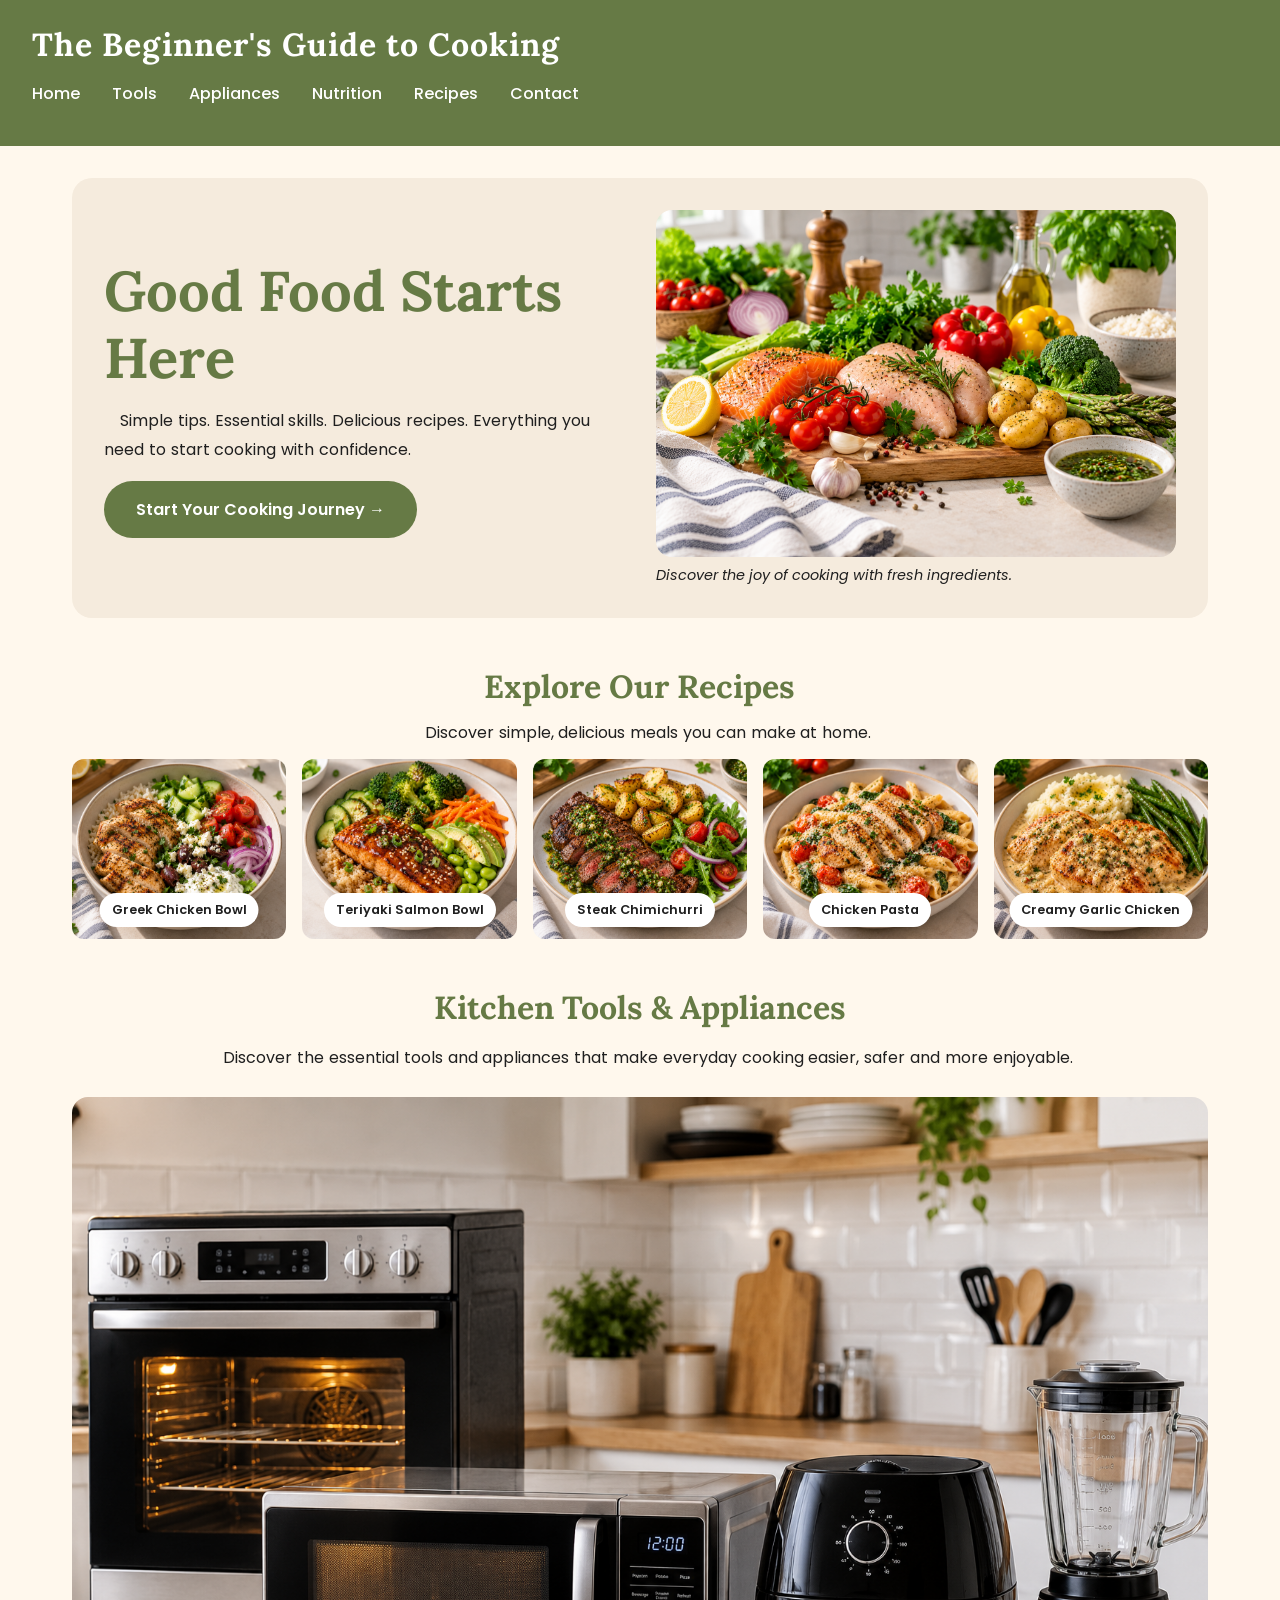
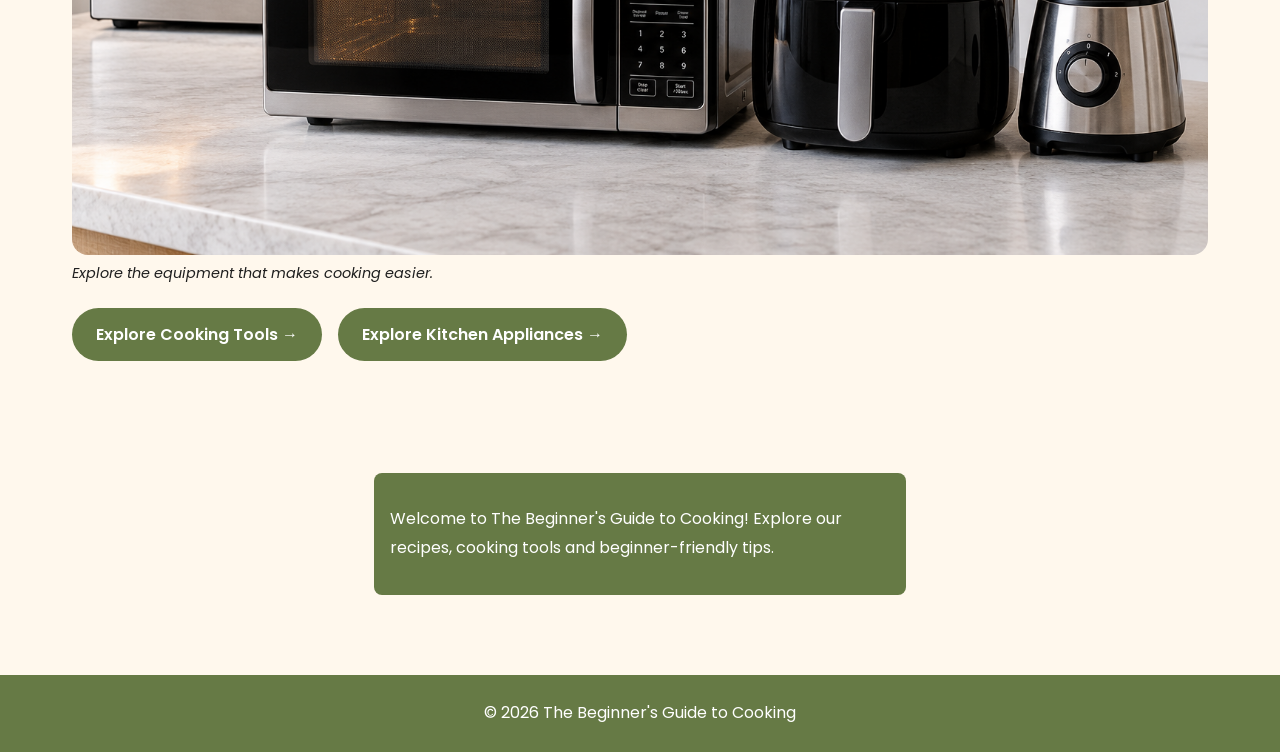
<file: assessment2324 (2)/index.html>
<!DOCTYPE html>
<html lang="en">

<head>
	<meta charset="UTF-8">
	<meta name="viewport" content="width=device-width, initial-scale=1.0">
	<meta name="author" content="Christabel Agyeiwaa">
	<meta name="description" content="A beginner-friendly guide to cooking, kitchen tools, appliances, nutrition and simple recipes.">
	<meta name="keywords" content="cooking, beginners, recipes, nutrition, kitchen">

	<title>The Beginner's Guide to Cooking</title>

	<link rel="stylesheet" type="text/css" href="css/style.css">
	<link rel="icon" type="image/png" href="img/cooking-logo.png">
</head>

<body>
	<header>
		<h1>The Beginner's Guide to Cooking</h1>

		<nav>
			<ul>
				<li><a href="index.html">Home</a></li>
				<li><a href="tools.html">Tools</a></li>
				<li><a href="appliances.html">Appliances</a></li>
				<li><a href="nutrition.html">Nutrition</a></li>
				<li><a href="recipes.html">Recipes</a></li>
				<li><a href="contact.html">Contact</a></li>
			</ul>
		</nav>
	</header>

	<main>
    <section class="home-hero">

        <article class="hero-text">
            <h2>Good Food Starts Here</h2>

            <p>
                Simple tips. Essential skills. Delicious recipes.
                Everything you need to start cooking with confidence.
            </p>

            <a href="tools.html" class="hero-button">
                Start Your Cooking Journey &rarr;
            </a>
        </article>

        <figure>
            <img src="img/home-hero.png"
                 alt="Fresh ingredients including vegetables, chicken, salmon and herbs"
                 title="Welcome to The Beginner's Guide to Cooking">

            <figcaption>
                Discover the joy of cooking with fresh ingredients.
            </figcaption>
        </figure>

    </section>

    <section class="home-recipes">
        <h2>Explore Our Recipes</h2>
        <p>Discover simple, delicious meals you can make at home.</p>

		<article class="recipe-card">
    <a href="recipes.html">
        <figure>
            <img src="img/greek-chicken-bowl.png"
                 alt="Greek chicken bowl with vegetables, feta and tzatziki"
                 title="Greek Chicken Bowl">

            <figcaption>Greek Chicken Bowl</figcaption>
        </figure>
    </a>
</article>
	<article class="recipe-card">
    <a href="recipes.html">
        <figure>
            <img src="img/teriyaki-salmon-bowl.png"
                 alt="Teriyaki salmon bowl with rice and vegetables"
                 title="Teriyaki Salmon Bowl">

            <figcaption>Teriyaki Salmon Bowl</figcaption>
        </figure>
    </a>
</article>
<article class="recipe-card">
    <a href="recipes.html">
        <figure>
            <img src="img/steak-chimichurri.png"
                 alt="Steak served with chimichurri sauce"
                 title="Steak Chimichurri">

            <figcaption>Steak Chimichurri</figcaption>
        </figure>
    </a>
</article>
<article class="recipe-card">
    <a href="recipes.html">
        <figure>
            <img src="img/chicken-pasta.png"
                 alt="Chicken pasta with a creamy sauce"
                 title="Chicken Pasta">

            <figcaption>Chicken Pasta</figcaption>
        </figure>
    </a>
</article>
<article class="recipe-card">
    <a href="recipes.html">
        <figure>
            <img src="img/creamy-garlic-chicken.png"
                 alt="Creamy garlic chicken served with vegetables"
                 title="Creamy Garlic Chicken">

            <figcaption>Creamy Garlic Chicken</figcaption>
        </figure>
    </a>
</article>
    </section>
<section class="home-kitchen">
    <h2>Kitchen Tools &amp; Appliances</h2>

    <p>
        Discover the essential tools and appliances that make
        everyday cooking easier, safer and more enjoyable.
    </p>
	<figure>
    <img
        src="img/kitchen-appliances.png"
        alt="Kitchen appliances used for everyday cooking"
        title="Essential kitchen appliances"
    >
    <figcaption>
        Explore the equipment that makes cooking easier.
    </figcaption>
</figure>
<nav class="kitchen-links" aria-label="Explore kitchen equipment">
    <a href="tools.html">Explore Cooking Tools &rarr;</a>
    <a href="appliances.html">Explore Kitchen Appliances &rarr;</a>
</nav>
</section>
    
</main>
<aside class="cookie-message">
    <p>
        Welcome to The Beginner's Guide to Cooking!
        Explore our recipes, cooking tools and beginner-friendly tips.
    </p>
</aside
>
<footer>
		<p>&copy; 2026 The Beginner's Guide to Cooking</p>
	</footer>

</body>
</html>
</file>
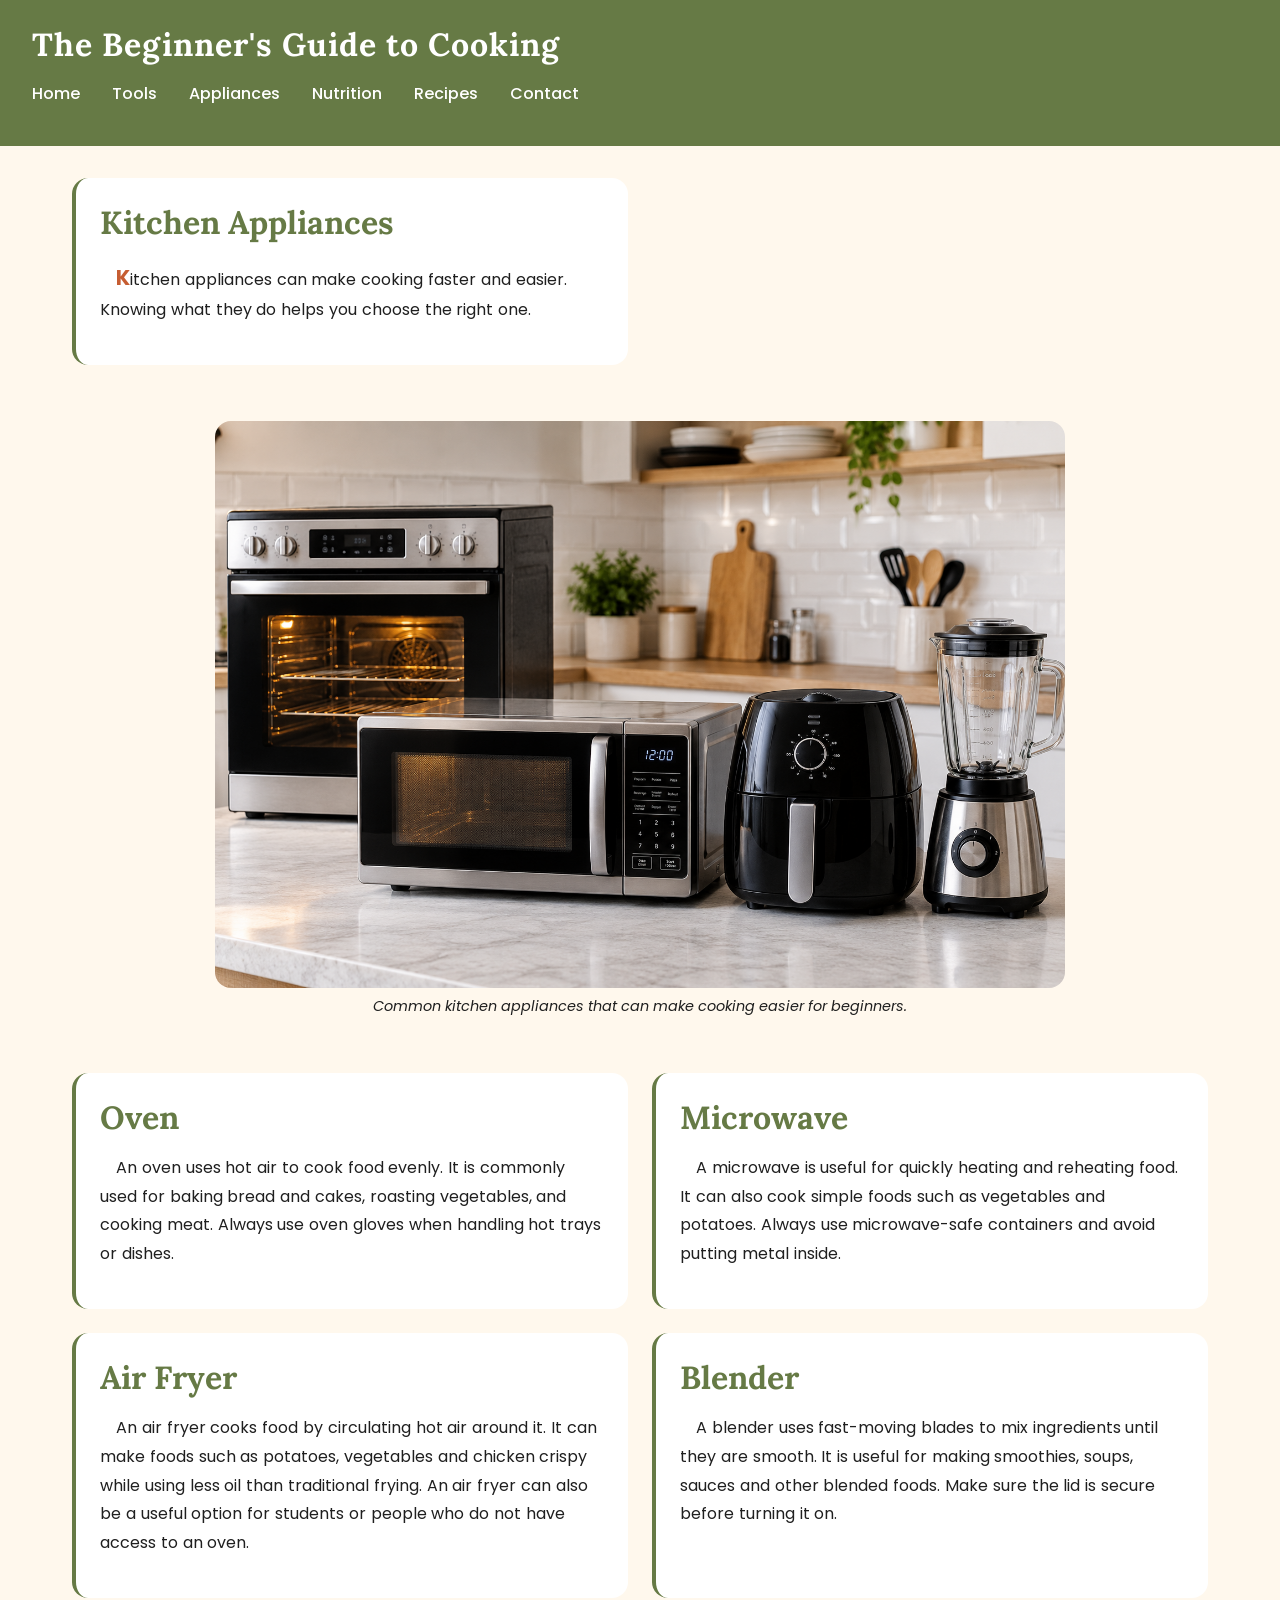
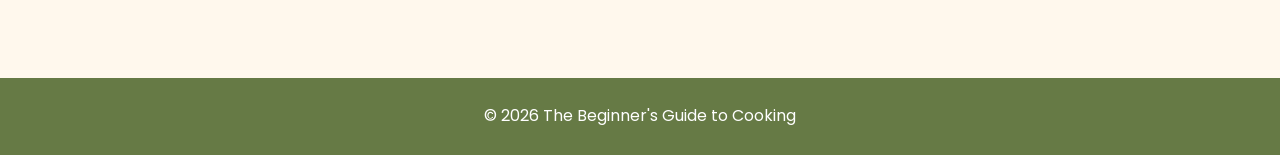
<file: assessment2324 (2)/appliances.html>
<!DOCTYPE html>
<html lang="en">

<head>
	<meta charset="UTF-8">
	<meta name="viewport" content="width=device-width, initial-scale=1.0">
	<meta name="author" content="Christabel Agyeiwaa">
	<meta name="description" content="Learn how common kitchen appliances work and how beginners can use them safely and effectively.">
    <meta name="keywords" content="cooking, beginners, appliances, airfryer, blender">

	<title>Kitchen Appliances| The Beginner's Guide to Cooking</title>

	<link rel="stylesheet" type="text/css" href="css/style.css">
	<link rel="icon" type="image/png" href="img/cooking-logo.png">
</head>

<body>

</body>
<header>
	<h1>The Beginner's Guide to Cooking</h1>

	<nav>
		<ul>
			<li><a href="index.html">Home</a></li>
			<li><a href="tools.html">Tools</a></li>
			<li><a href="appliances.html">Appliances</a></li>
			<li><a href="nutrition.html">Nutrition</a></li>
			<li><a href="recipes.html">Recipes</a></li>
			<li><a href="contact.html">Contact</a></li>
		</ul>
	</nav>
</header>
<main class="appliances-page appliances-grid">
	<section>
	<h2>Kitchen Appliances</h2>

	<p>
		Kitchen appliances can make cooking faster and easier.
		Knowing what they do helps you choose the right one.
	</p>
</section>
<figure>
	<img src="img/kitchen-appliances.png"
		alt="Common kitchen appliances used for preparing food"
		title="Kitchen Appliances">

	<figcaption>
		Common kitchen appliances that can make cooking easier for beginners.
	</figcaption>
</figure>

    <section>
	<h2>Oven</h2>
    <p> 
     An oven uses hot air to cook food evenly. It is commonly used for baking bread and cakes, 
     roasting vegetables, and cooking meat. Always use oven gloves when handling hot trays or dishes.
	</p>

</section>
<section>
	<h2>Microwave</h2>

	<p>
        A microwave is useful for quickly heating and reheating food. It can also cook simple 
        foods such as vegetables and potatoes. Always use microwave-safe containers and avoid 
        putting metal inside.
	</p>
</section>
<section>
	<h2>Air Fryer</h2>

	<p>
		An air fryer cooks food by circulating hot air around it. It can make foods such as potatoes,
         vegetables and chicken crispy while using less oil than traditional frying.
		An air fryer can also be a useful option for students or people
		who do not have access to an oven.
	</p>
</section>
<section>
    <h2>Blender</h2>

    <p>
        A blender uses fast-moving blades to mix ingredients until they are smooth.
         It is useful for making smoothies, soups, sauces and other blended foods. 
         Make sure the lid is secure before turning it on.
    </p>        
</section>
</main>
</main>

<footer>
	<p>&copy; 2026 The Beginner's Guide to Cooking</p>
</footer>

</body>
</html>
</file>
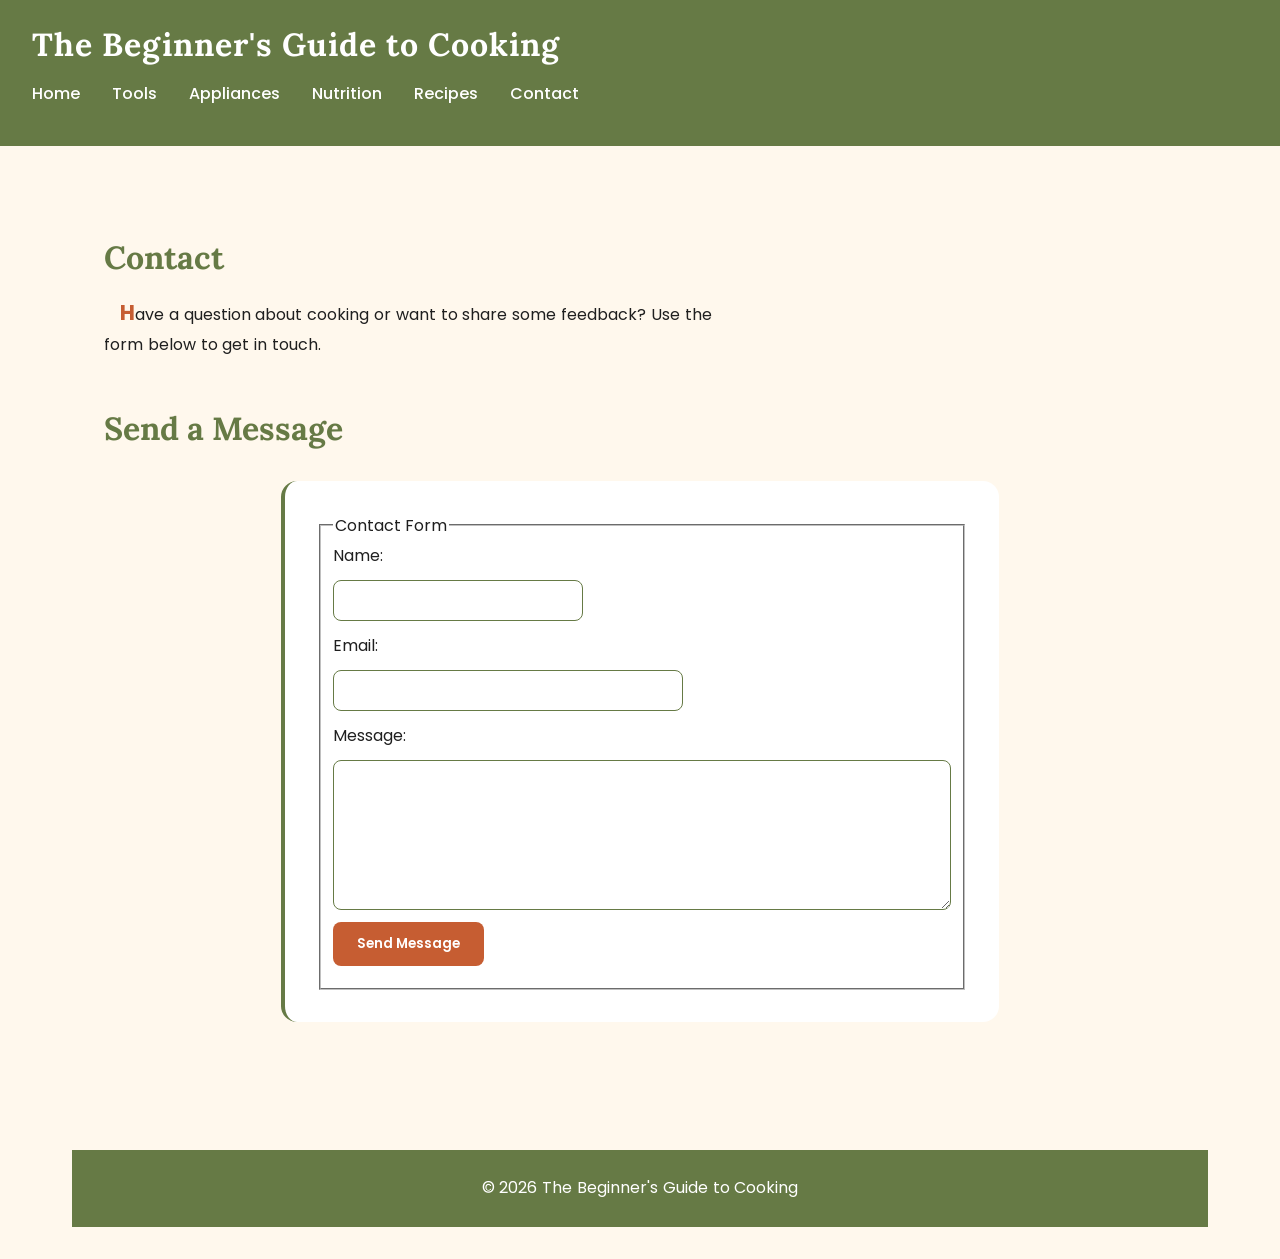
<file: assessment2324 (2)/contact.html>
<!DOCTYPE html>
<html lang="en">

<head>
	<meta charset="UTF-8">
	<meta name="viewport" content="width=device-width, initial-scale=1.0">
	<meta name="author" content="Christabel Agyeiwaa">
    <meta name="description" content="Contact The Beginner's Guide to Cooking to ask questions, share feedback or get in touch.">
    <meta name="keywords" content="cooking, beginners, contact, questions, feedback">

<title>Contact | The Beginner's Guide to Cooking</title>

	<link rel="stylesheet" type="text/css" href="css/style.css">
	<link rel="icon" type="image/png" href="img/cooking-logo.png">
</head>

<body>

</body>
<header>
	<h1>The Beginner's Guide to Cooking</h1>

	<nav>
		<ul>
			<li><a href="index.html">Home</a></li>
			<li><a href="tools.html">Tools</a></li>
			<li><a href="appliances.html">Appliances</a></li>
			<li><a href="nutrition.html">Nutrition</a></li>
			<li><a href="recipes.html">Recipes</a></li>
			<li><a href="contact.html">Contact</a></li>
		</ul>
	</nav>
</header>
<main class="contact-page">
	<main>
	<section>
		<h2>Contact</h2>

		<p>
			Have a question about cooking or want to share some feedback?
			Use the form below to get in touch.
		</p>
	</section>
    <section>
	<h2>Send a Message</h2>

	<form>
		<fieldset>
			<legend>Contact Form</legend>

			<label for="name">Name:</label>
			<input type="text" id="name" name="name" required>

			<label for="email">Email:</label>
			<input type="email" id="email" name="email" required>

			<label for="message">Message:</label>
			<textarea id="message" name="message" required></textarea>

			<input type="submit" value="Send Message">
		</fieldset>
	</form>
</section>     
</main>
<footer>
	<p>&copy; 2026 The Beginner's Guide to Cooking</p>
</footer>

</body>
</html>
</file>
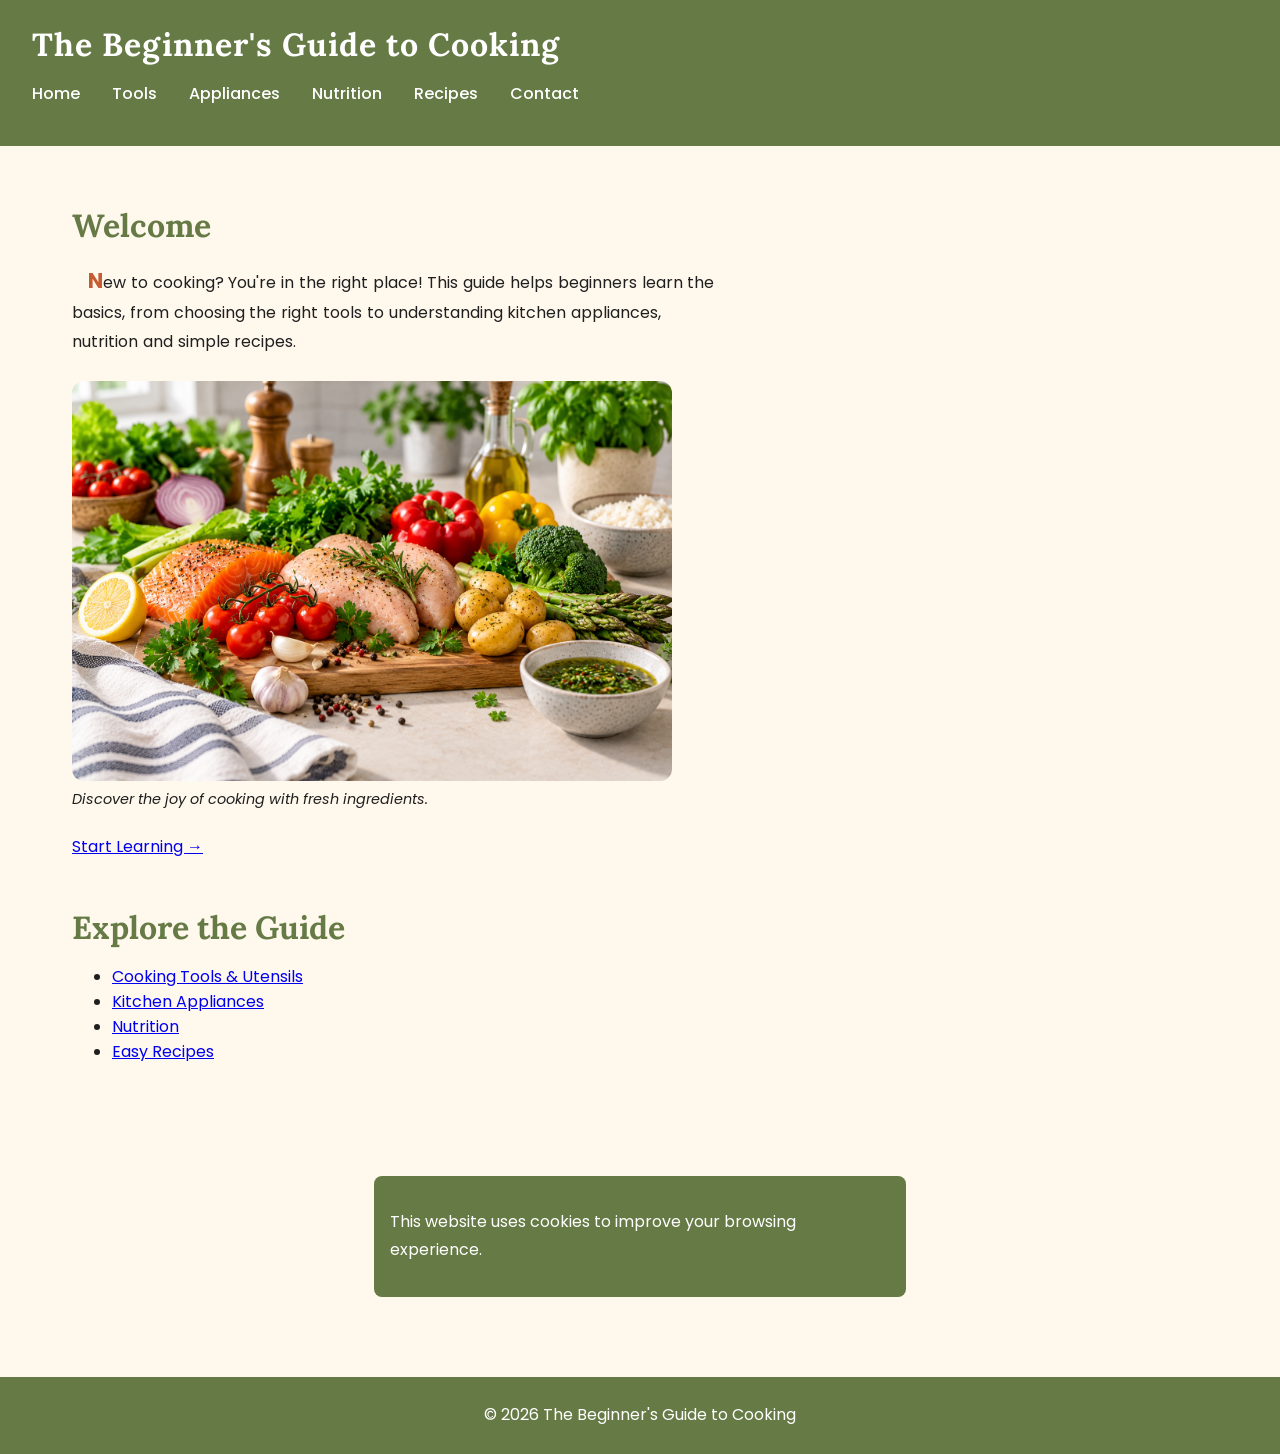
<file: assessment2324 (2)/index-backup.html>
<!DOCTYPE html>
<html lang="en">

<head>
	<meta charset="UTF-8">
	<meta name="viewport" content="width=device-width, initial-scale=1.0">
	<meta name="author" content="Christabel Agyeiwaa">
	<meta name="description" content="A beginner-friendly guide to cooking, kitchen tools, appliances, nutrition and simple recipes.">
	<meta name="keywords" content="cooking, beginners, recipes, nutrition, kitchen">

	<title>The Beginner's Guide to Cooking</title>

	<link rel="stylesheet" type="text/css" href="css/style.css">
	<link rel="icon" type="image/png" href="img/cooking-logo.png">
</head>

<body>
	<header>
		<h1>The Beginner's Guide to Cooking</h1>

		<nav>
			<ul>
				<li><a href="index.html">Home</a></li>
				<li><a href="tools.html">Tools</a></li>
				<li><a href="appliances.html">Appliances</a></li>
				<li><a href="nutrition.html">Nutrition</a></li>
				<li><a href="recipes.html">Recipes</a></li>
				<li><a href="contact.html">Contact</a></li>
			</ul>
		</nav>
	</header>

	<main>
		<section>
			<h2>Welcome</h2>

			<p>
				New to cooking? You're in the right place!
				This guide helps beginners learn the basics, from choosing the right tools
				to understanding kitchen appliances, nutrition and simple recipes.
			</p>
<figure>
	<img src="img/home-hero.png"
		alt="Fresh ingredients including vegetables, chicken, salmon and herbs"
		title="Welcome to The Beginner's Guide to Cooking">

	<figcaption>
		Discover the joy of cooking with fresh ingredients.
	</figcaption>
</figure>
			<a href="tools.html">Start Learning &rarr;</a>
		</section>

		<section>
			<h2>Explore the Guide</h2>

			<ul>
				<li><a href="tools.html">Cooking Tools &amp; Utensils</a></li>
				<li><a href="appliances.html">Kitchen Appliances</a></li>
				<li><a href="nutrition.html">Nutrition</a></li>
				<li><a href="recipes.html">Easy Recipes</a></li>
			</ul>
		</section>
	</main>
<aside class="cookie-message">
	<p>
		This website uses cookies to improve your browsing experience.
	</p>
</aside>
	<footer>
		<p>&copy; 2026 The Beginner's Guide to Cooking</p>
	</footer>
</body>

</html>
</file>
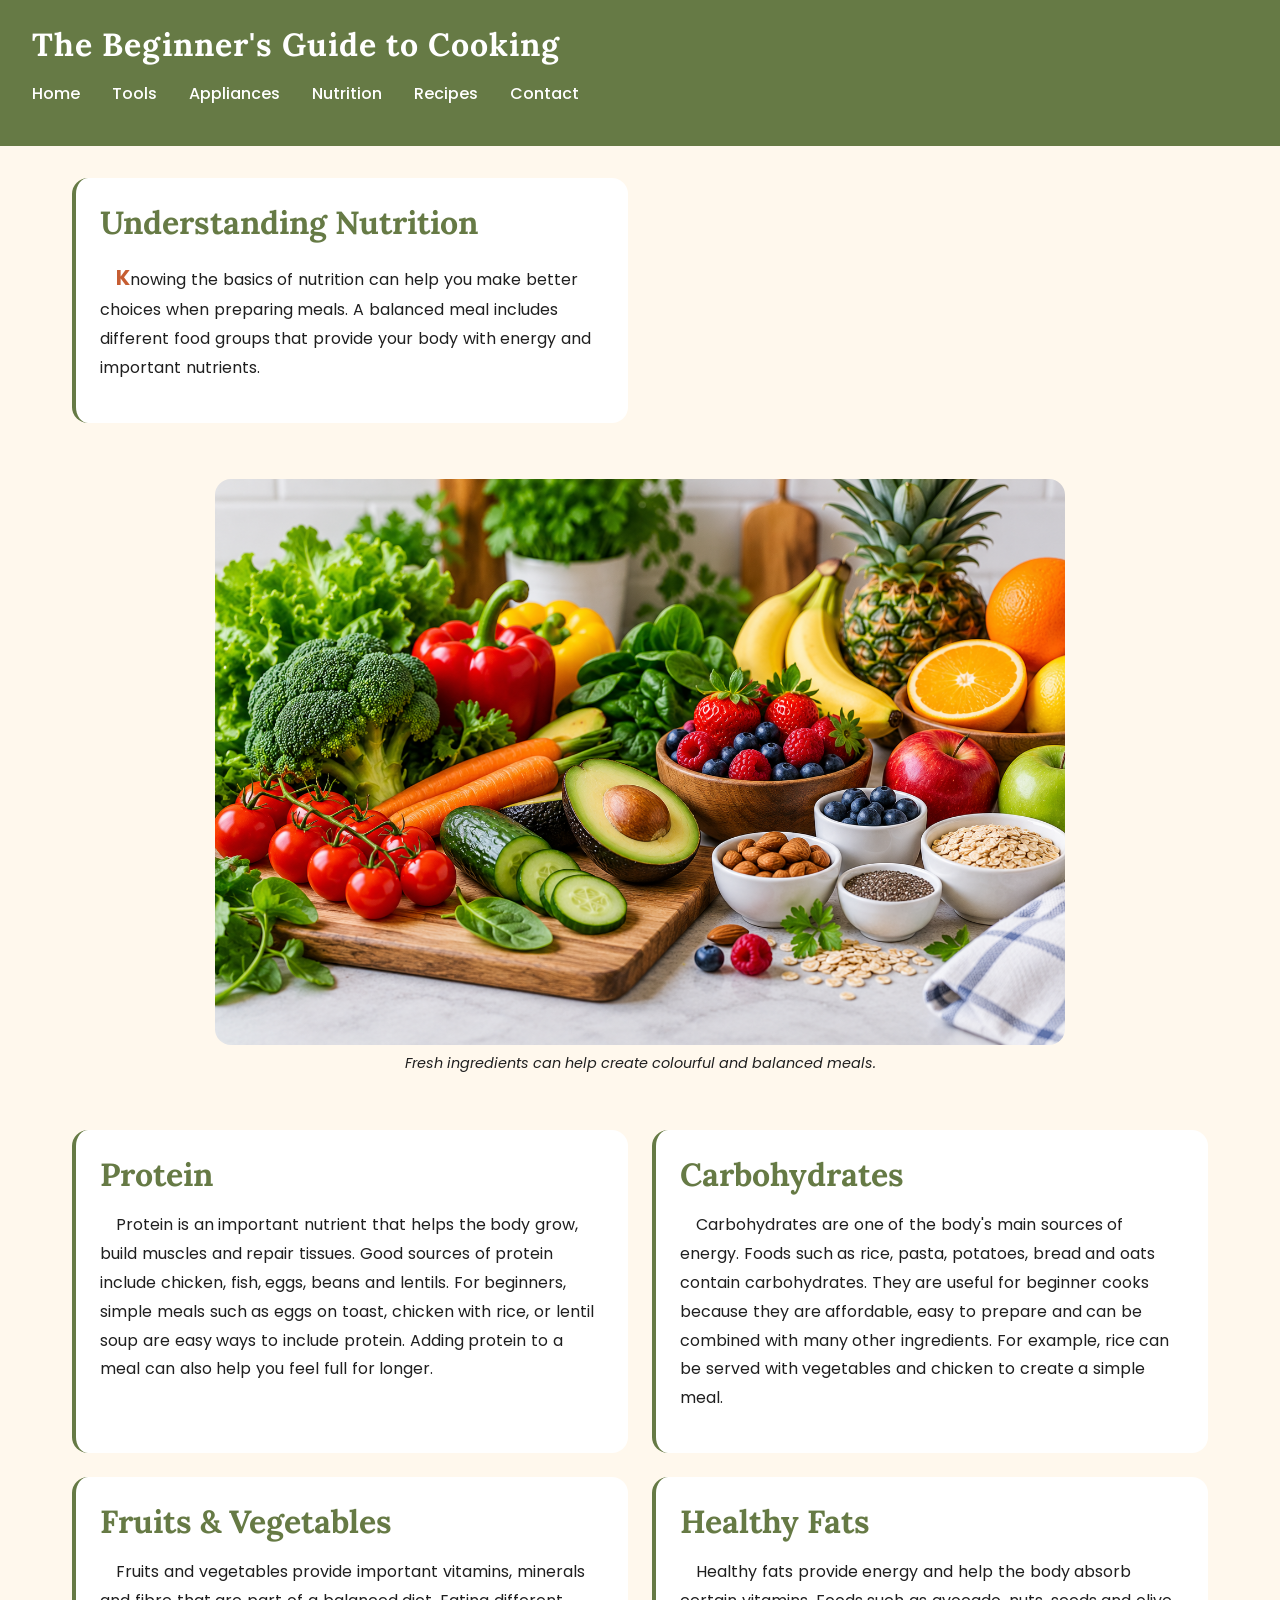
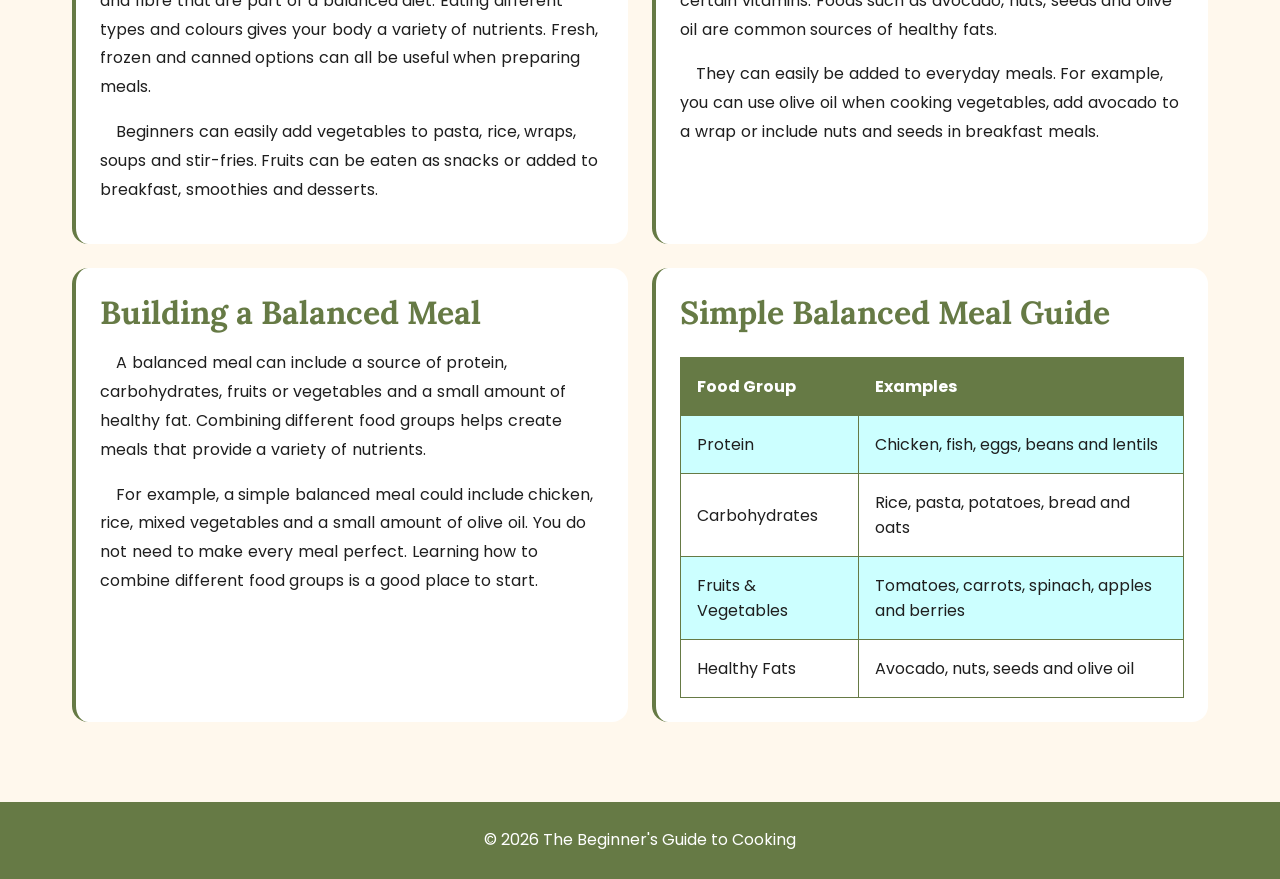
<file: assessment2324 (2)/nutrition.html>
<!DOCTYPE html>
<html lang="en">

<head>
	<meta charset="UTF-8">
	<meta name="viewport" content="width=device-width, initial-scale=1.0">
	<meta name="author" content="Christabel Agyeiwaa">
	<meta name="description" content="Learn the basics of nutrition and how different food groups can help beginners prepare balanced meals.">
    <meta name="keywords" content="nutrition, beginners, protein, carbohydrates, vegetables">

    <title>Nutrition | The Beginner's Guide to Cooking</title>
	<link rel="stylesheet" type="text/css" href="css/style.css">
	<link rel="icon" type="image/png" href="img/cooking-logo.png">
</head>

<body>

</body>  
<header>
	<h1>The Beginner's Guide to Cooking</h1>

	<nav>
		<ul>
			<li><a href="index.html">Home</a></li>
			<li><a href="tools.html">Tools</a></li>
			<li><a href="appliances.html">Appliances</a></li>
			<li><a href="nutrition.html">Nutrition</a></li>
			<li><a href="recipes.html">Recipes</a></li>
			<li><a href="contact.html">Contact</a></li>
		</ul>
	</nav>
</header>
<main class="nutrition-page nutrition-grid">
	<section>
		<h2>Understanding Nutrition</h2>

		<p>
			Knowing the basics of nutrition can help you make better choices
			when preparing meals. A balanced meal includes different food groups
			that provide your body with energy and important nutrients.
		</p>
	</section>
	<figure>
	<img src="img/nutrition.png"
		alt="Fresh fruits, vegetables and nutritious ingredients"
		title="Fresh and Nutritious Ingredients">

	<figcaption>
		Fresh ingredients can help create colourful and balanced meals.
	</figcaption>
</figure>

    <section>
	<h2>Protein</h2>
    <p> 
     Protein is an important nutrient that helps the body grow, build muscles and repair tissues.
	 Good sources of protein include chicken, fish, eggs, beans and lentils. For beginners, simple meals 
	 such as eggs on toast, chicken with rice, or lentil soup are easy ways to include protein. 
	 Adding protein to a meal can also help you feel full for longer.
	</p> 
</section>
<section>
	<h2>Carbohydrates</h2>

	<p>
Carbohydrates are one of the body's main sources of energy. Foods such as rice, pasta, potatoes,
 bread and oats contain carbohydrates. They are useful for beginner cooks because they are affordable, 
 easy to prepare and can be combined with many other ingredients. For example, rice can be served with 
 vegetables and chicken to create a simple meal.
	</p>
</section>
<section>
	<h2>Fruits &amp; Vegetables</h2>

	<p>
		Fruits and vegetables provide important vitamins, minerals and fibre
		that are part of a balanced diet. Eating different types and colours
	 gives your body a variety of nutrients. Fresh, frozen and canned options
		can all be useful when preparing meals.
	</p>
	<p>
		Beginners can easily add vegetables to pasta, rice, wraps, soups and
		stir-fries. Fruits can be eaten as snacks or added to breakfast,
		smoothies and desserts.
	</p>
</section>
<section>
    <h2>Healthy Fats</h2>

    <p>
        Healthy fats provide energy and help the body absorb certain vitamins.
		Foods such as avocado, nuts, seeds and olive oil are common sources
		of healthy fats.  
    </p>       
	<p>
		They can easily be added to everyday meals. For example, you can use
		olive oil when cooking vegetables, add avocado to a wrap or include
		nuts and seeds in breakfast meals.
	</p>
	</section>
	<section>
	<h2>Building a Balanced Meal</h2>

	<p>
		A balanced meal can include a source of protein, carbohydrates,
		fruits or vegetables and a small amount of healthy fat.
		Combining different food groups helps create meals that provide
		a variety of nutrients.
	</p>

	<p>
		For example, a simple balanced meal could include chicken, rice,
		mixed vegetables and a small amount of olive oil. You do not need
		to make every meal perfect. Learning how to combine different food
		groups is a good place to start.
	</p>
</section>
<section>
	<h2>Simple Balanced Meal Guide</h2>

	<table>
		<tr>
			<th>Food Group</th>
			<th>Examples</th>
		</tr>
		<tr>
	<td>Protein</td>
	<td>Chicken, fish, eggs, beans and lentils</td>
</tr>

<tr>
	<td>Carbohydrates</td>
	<td>Rice, pasta, potatoes, bread and oats</td>
</tr>

<tr>
	<td>Fruits &amp; Vegetables</td>
	<td>Tomatoes, carrots, spinach, apples and berries</td>
</tr>

<tr>
	<td>Healthy Fats</td>
	<td>Avocado, nuts, seeds and olive oil</td>
</tr>
	</table>
</section>
</section>
</main>
</main>

<footer>
	<p>&copy; 2026 The Beginner's Guide to Cooking</p>
</footer>

</body>
</html>
</file>
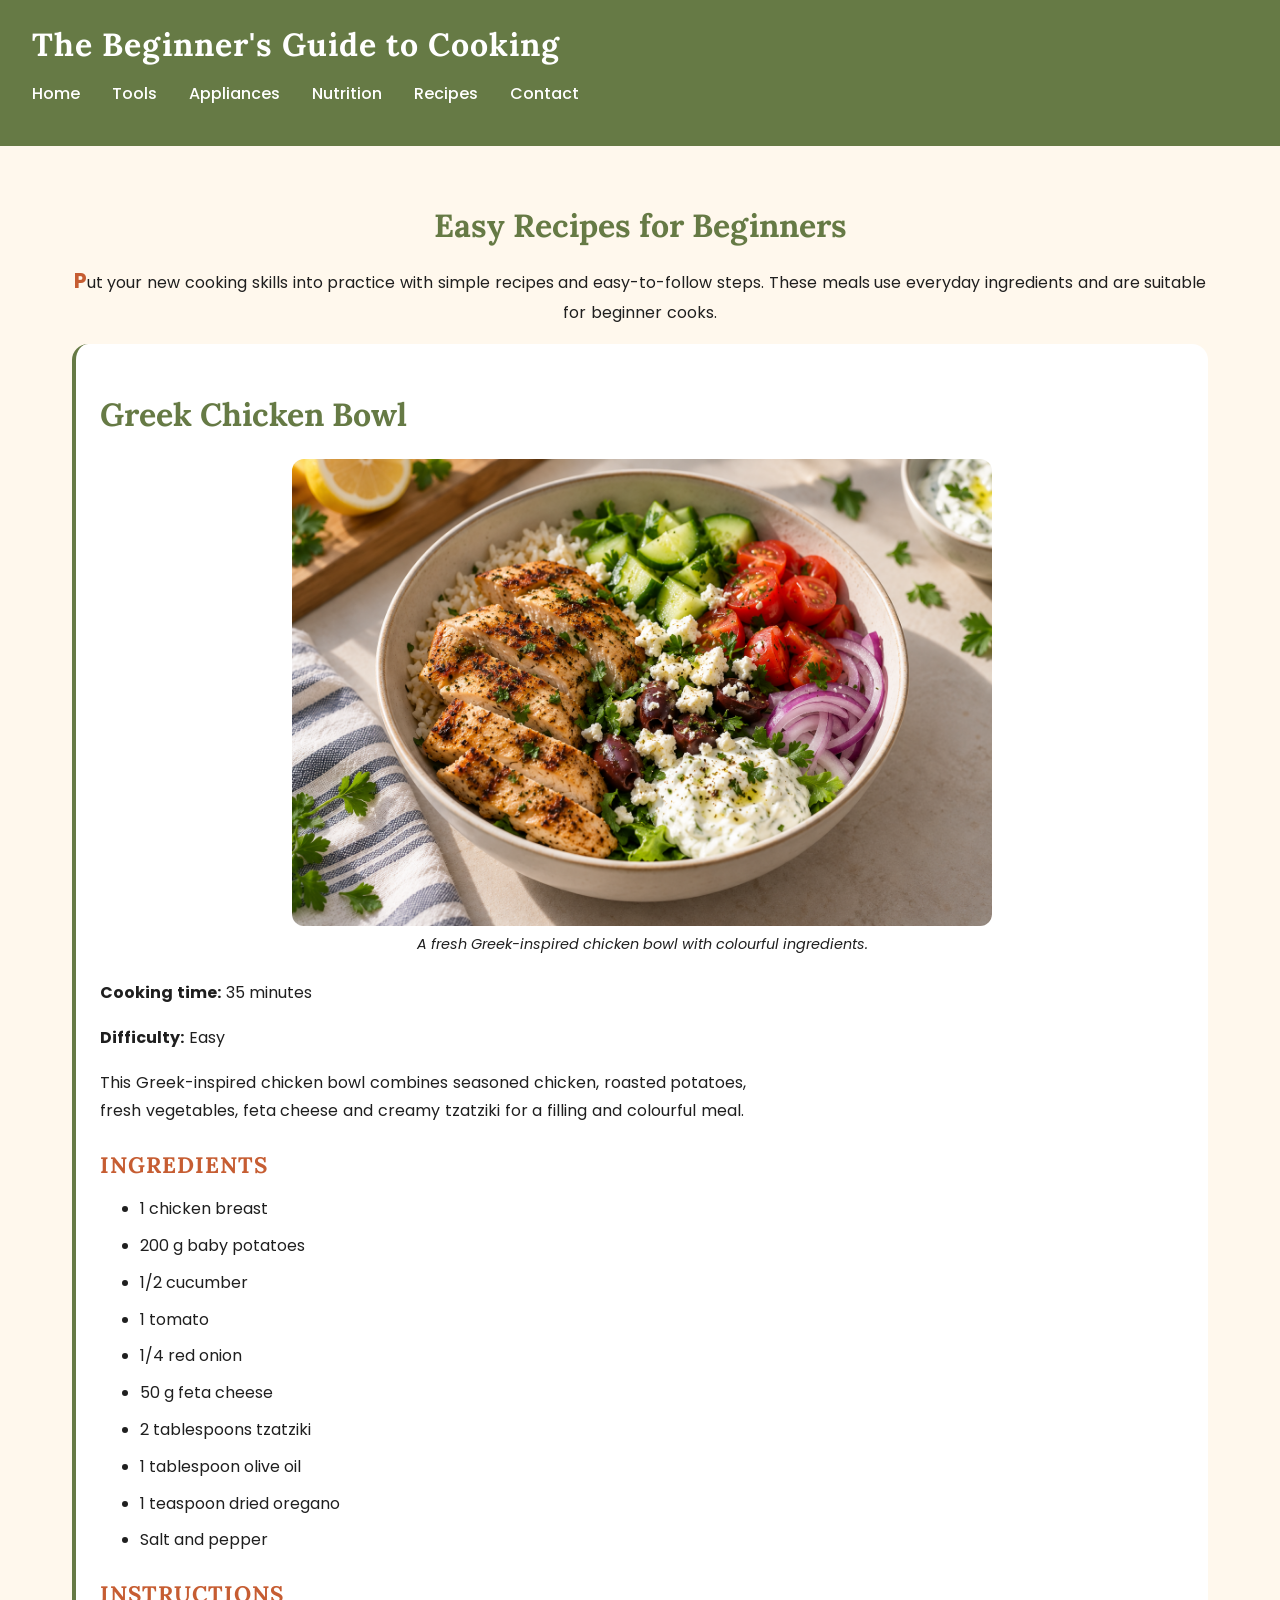
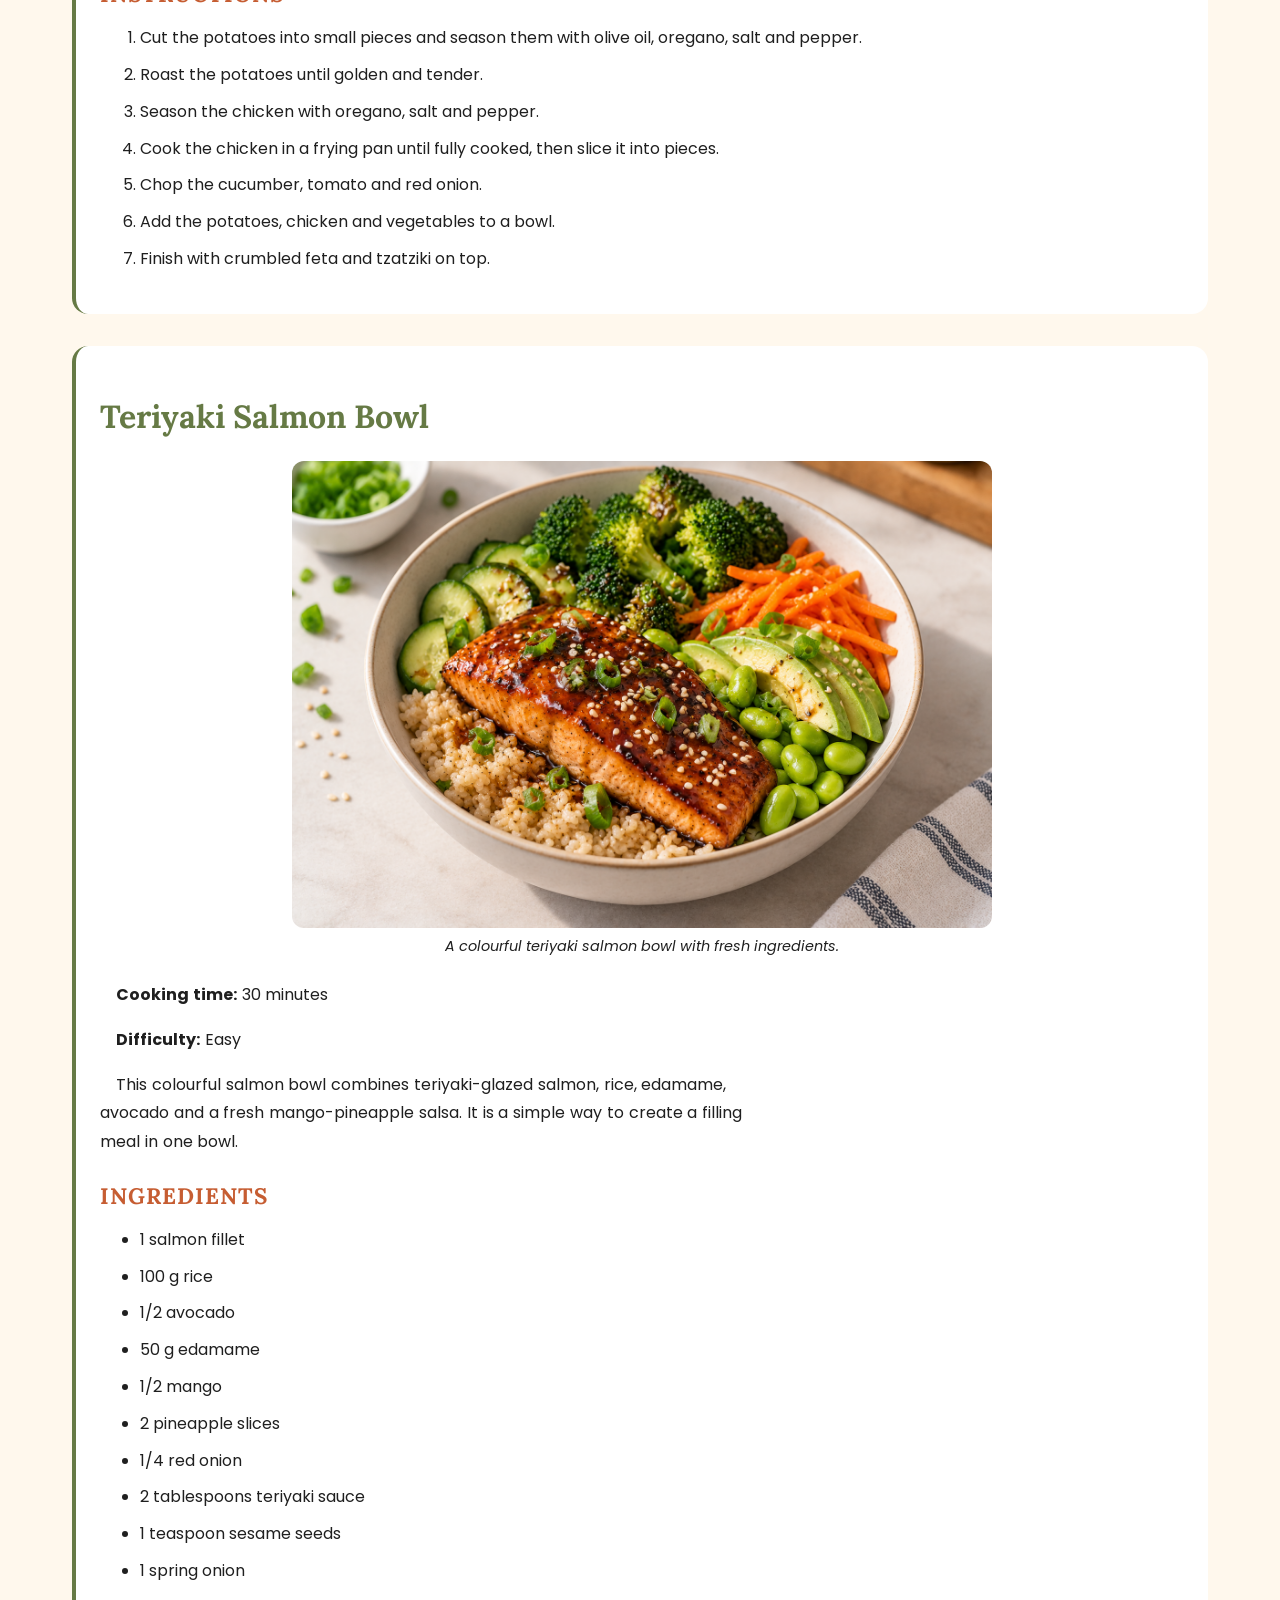
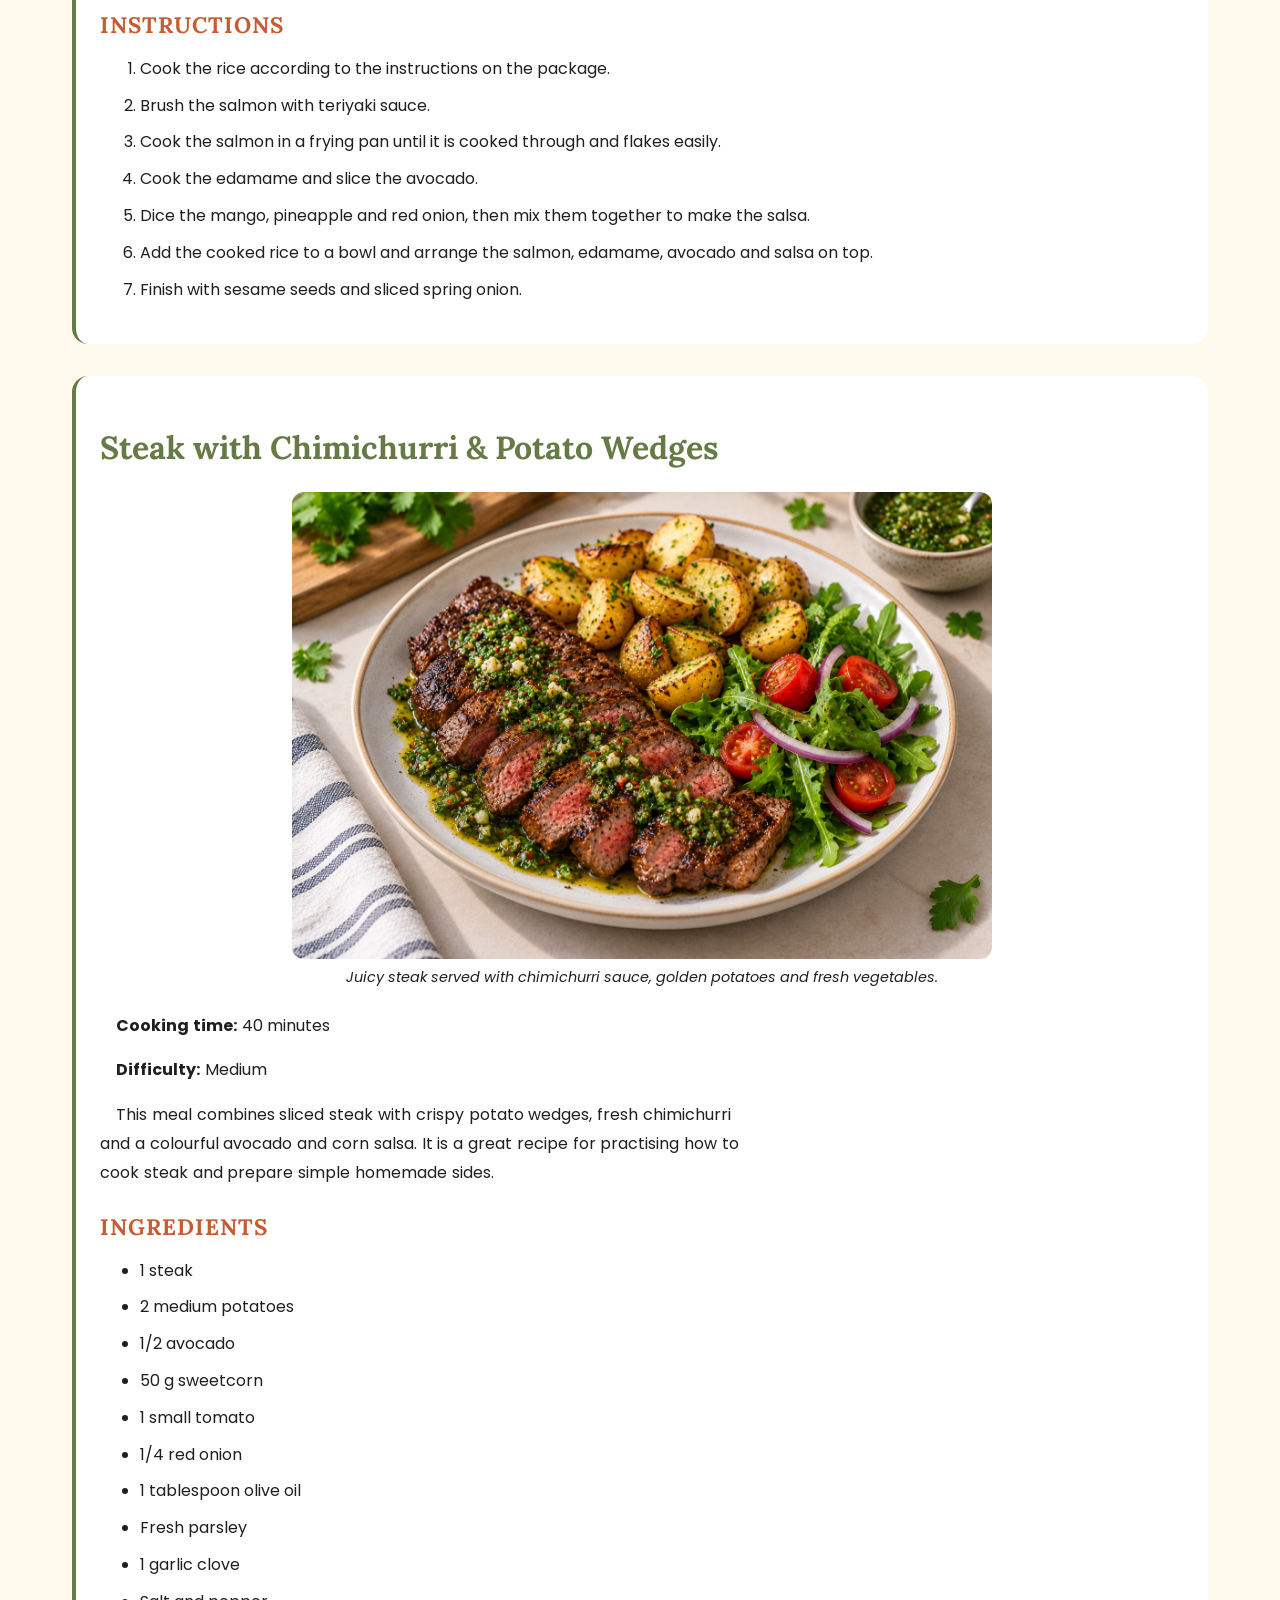
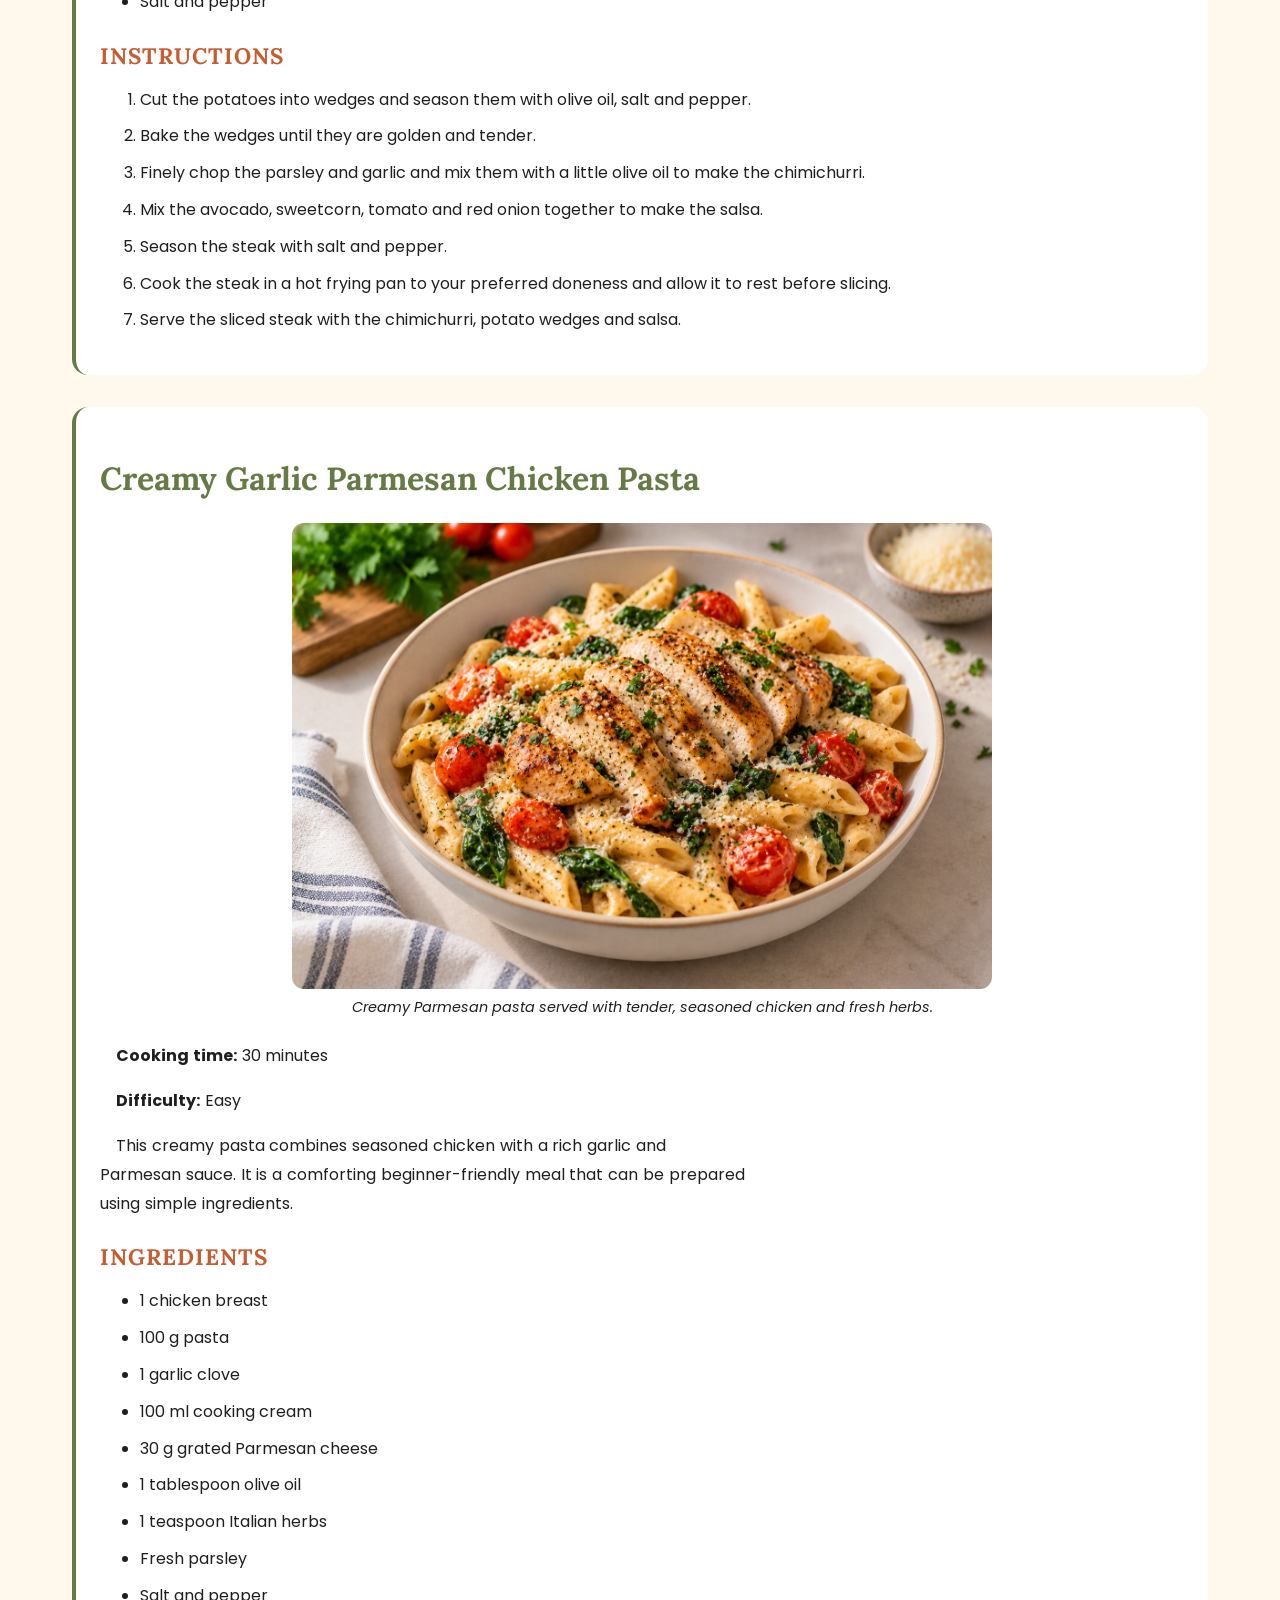
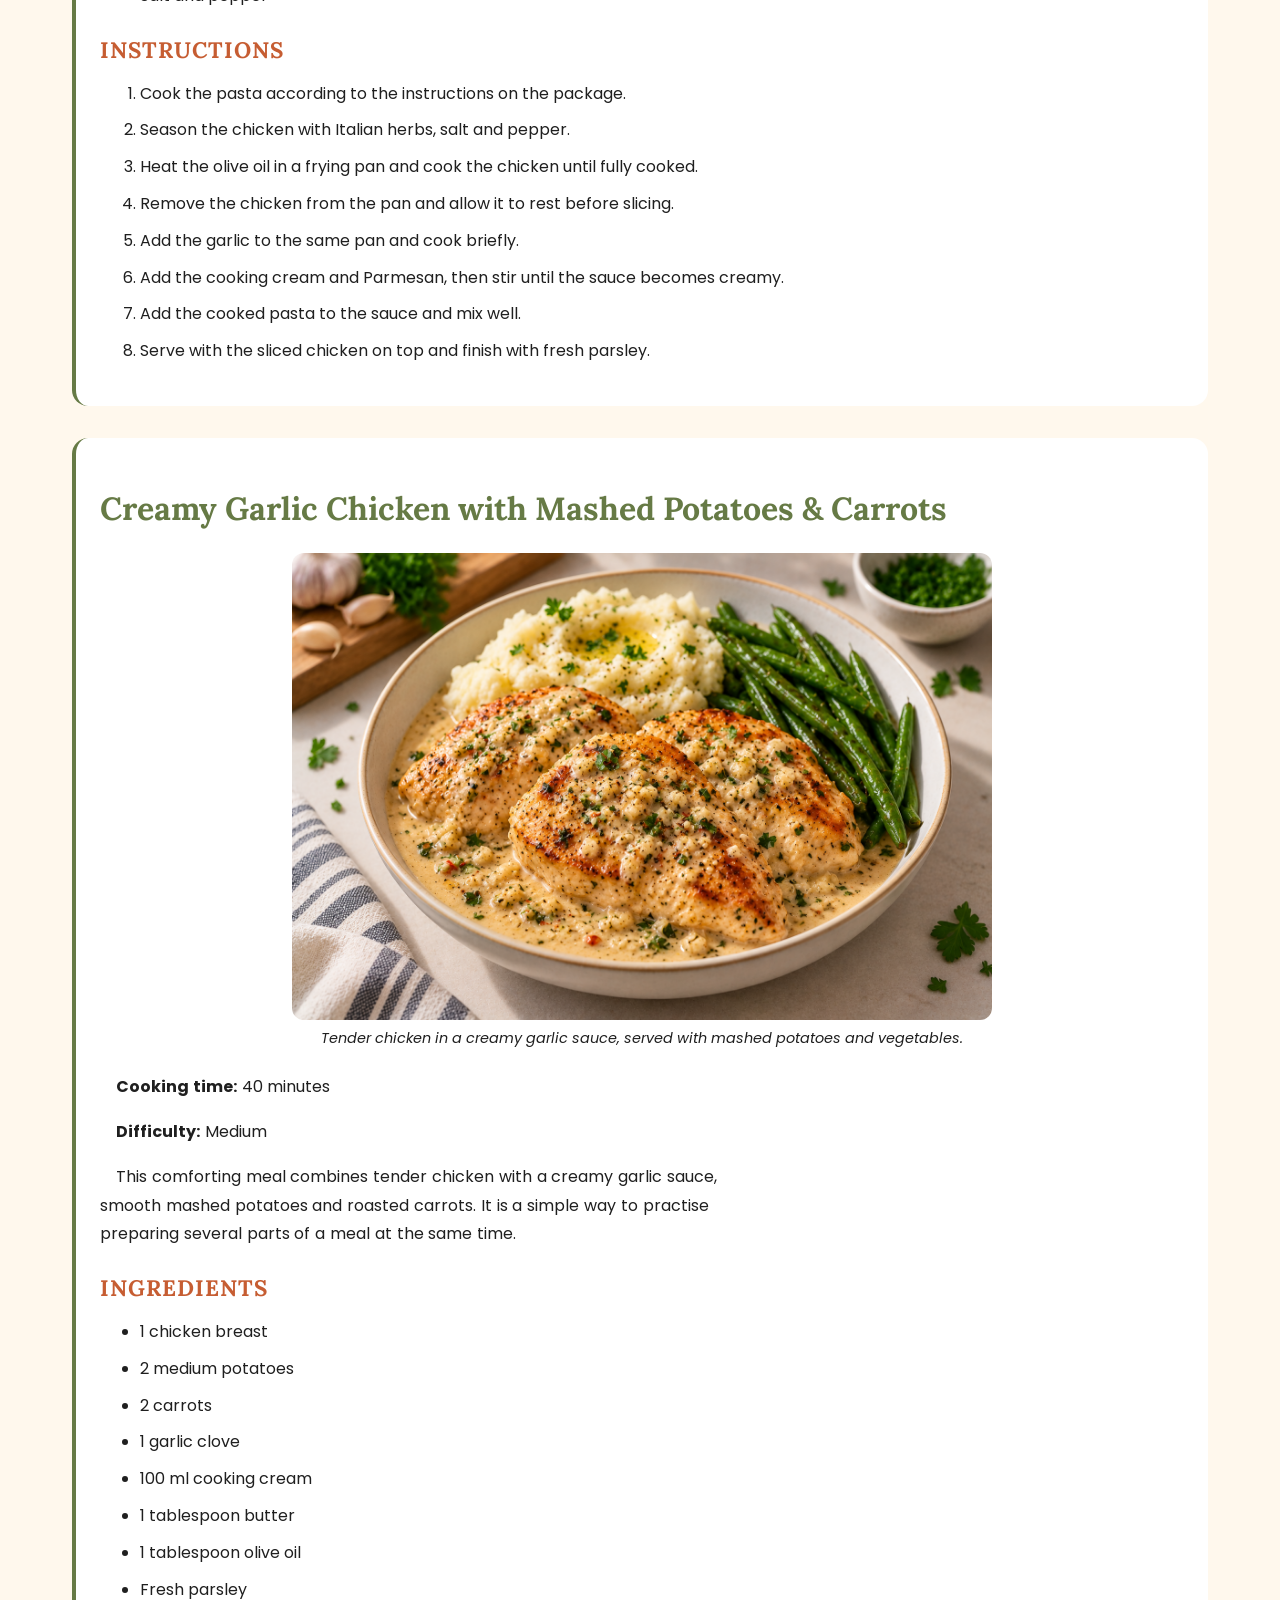
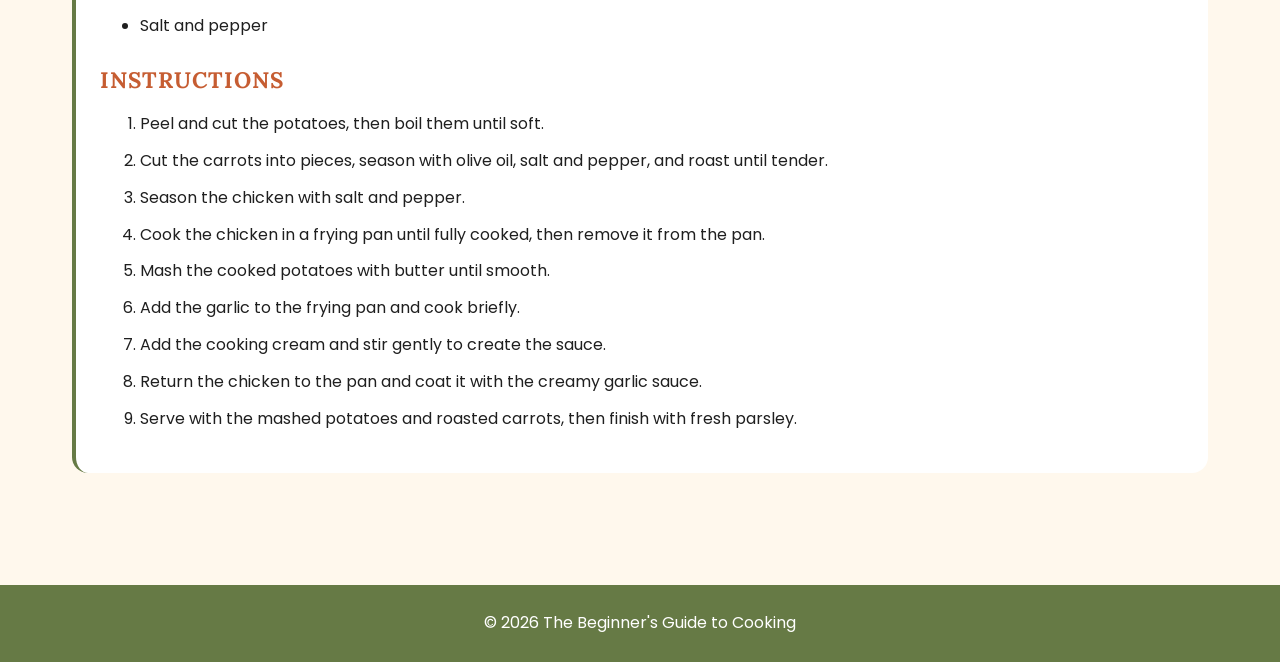
<file: assessment2324 (2)/recipes.html>
<!DOCTYPE html>
<html lang="en">

<head>
	<meta charset="UTF-8">
	<meta name="viewport" content="width=device-width, initial-scale=1.0">
	<meta name="author" content="Christabel Agyeiwaa">
    <meta name="description" content="Discover simple beginner-friendly recipes with easy ingredients and clear cooking instructions.">
    <meta name="keywords" content="cooking, beginners, recipes, meals, kitchen">

<title>Recipes | The Beginner's Guide to Cooking</title>

    <title>Nutrition | The Beginner's Guide to Cooking</title>
	<link rel="stylesheet" type="text/css" href="css/style.css">
	<link rel="icon" type="image/png" href="img/cooking-logo.png">
</head>

<body>

</body>  
<header>
	<h1>The Beginner's Guide to Cooking</h1>

	<nav>
		<ul>
			<li><a href="index.html">Home</a></li>
			<li><a href="tools.html">Tools</a></li>
			<li><a href="appliances.html">Appliances</a></li>
			<li><a href="nutrition.html">Nutrition</a></li>
			<li><a href="recipes.html">Recipes</a></li>
			<li><a href="contact.html">Contact</a></li>
		</ul>
	</nav>
</header>
<main class="recipes-page">
	<h2>Easy Recipes for Beginners</h2>

		<p>
			Put your new cooking skills into practice with simple recipes
			and easy-to-follow steps. These meals use everyday ingredients
			and are suitable for beginner cooks.
		</p>
	</section>

    <article>
	<h2>Greek Chicken Bowl</h2>
<figure>
	<img src="img/greek-chicken-bowl.png"
		alt="Greek chicken bowl with seasoned chicken, vegetables, feta and tzatziki"
		title="Greek Chicken Bowl">

	<figcaption>
		A fresh Greek-inspired chicken bowl with colourful ingredients.
	</figcaption>
</figure>
	<p>
		<strong>Cooking time:</strong> 35 minutes
	</p>

	<p>
		<strong>Difficulty:</strong> Easy
	</p>

	<p>
		This Greek-inspired chicken bowl combines seasoned chicken,
		roasted potatoes, fresh vegetables, feta cheese and creamy
		tzatziki for a filling and colourful meal.
	</p>

	<h3>Ingredients</h3>

	<ul>
		<li>1 chicken breast</li>
		<li>200 g baby potatoes</li>
		<li>1/2 cucumber</li>
		<li>1 tomato</li>
		<li>1/4 red onion</li>
		<li>50 g feta cheese</li>
		<li>2 tablespoons tzatziki</li>
		<li>1 tablespoon olive oil</li>
		<li>1 teaspoon dried oregano</li>
		<li>Salt and pepper</li>
	</ul>

	<h3>Instructions</h3>

	<ol>
		<li>Cut the potatoes into small pieces and season them with olive oil, oregano, salt and pepper.</li>
		<li>Roast the potatoes until golden and tender.</li>
		<li>Season the chicken with oregano, salt and pepper.</li>
		<li>Cook the chicken in a frying pan until fully cooked, then slice it into pieces.</li>
		<li>Chop the cucumber, tomato and red onion.</li>
		<li>Add the potatoes, chicken and vegetables to a bowl.</li>
		<li>Finish with crumbled feta and tzatziki on top.</li>
	</ol>
</article>

<section>
	<h2>Teriyaki Salmon Bowl</h2>
<figure>
	<img src="img/teriyaki-salmon-bowl.png"
		alt="Teriyaki salmon bowl with rice, edamame, avocado and vegetables"
		title="Teriyaki Salmon Bowl">

	<figcaption>
		A colourful teriyaki salmon bowl with fresh ingredients.
	</figcaption>
</figure>
	<p>
		<strong>Cooking time:</strong> 30 minutes
	</p>

	<p>
		<strong>Difficulty:</strong> Easy
	</p>

	<p>
		This colourful salmon bowl combines teriyaki-glazed salmon,
		rice, edamame, avocado and a fresh mango-pineapple salsa.
		It is a simple way to create a filling meal in one bowl.
	</p>

	<h3>Ingredients</h3>

	<ul>
		<li>1 salmon fillet</li>
		<li>100 g rice</li>
		<li>1/2 avocado</li>
		<li>50 g edamame</li>
		<li>1/2 mango</li>
		<li>2 pineapple slices</li>
		<li>1/4 red onion</li>
		<li>2 tablespoons teriyaki sauce</li>
		<li>1 teaspoon sesame seeds</li>
		<li>1 spring onion</li>
	</ul>

	<h3>Instructions</h3>

	<ol>
		<li>Cook the rice according to the instructions on the package.</li>
		<li>Brush the salmon with teriyaki sauce.</li>
		<li>Cook the salmon in a frying pan until it is cooked through and flakes easily.</li>
		<li>Cook the edamame and slice the avocado.</li>
		<li>Dice the mango, pineapple and red onion, then mix them together to make the salsa.</li>
		<li>Add the cooked rice to a bowl and arrange the salmon, edamame, avocado and salsa on top.</li>
		<li>Finish with sesame seeds and sliced spring onion.</li>
	</ol>
</section>
<section>
	<h2>Steak with Chimichurri &amp; Potato Wedges</h2>
<figure>
	<img src="img/steak-chimichurri.png"
		alt="Sliced steak with chimichurri sauce, roasted potatoes and salad"
		title="Steak with Chimichurri and Potato Wedges">

	<figcaption>
		Juicy steak served with chimichurri sauce,
		golden potatoes and fresh vegetables.
	</figcaption>
</figure>
	<p>
		<strong>Cooking time:</strong> 40 minutes
	</p>

	<p>
		<strong>Difficulty:</strong> Medium
	</p>

	<p>
		This meal combines sliced steak with crispy potato wedges,
		fresh chimichurri and a colourful avocado and corn salsa.
		It is a great recipe for practising how to cook steak and
		prepare simple homemade sides.
	</p>

	<h3>Ingredients</h3>

	<ul>
		<li>1 steak</li>
		<li>2 medium potatoes</li>
		<li>1/2 avocado</li>
		<li>50 g sweetcorn</li>
		<li>1 small tomato</li>
		<li>1/4 red onion</li>
		<li>1 tablespoon olive oil</li>
		<li>Fresh parsley</li>
		<li>1 garlic clove</li>
		<li>Salt and pepper</li>
	</ul>

	<h3>Instructions</h3>

	<ol>
		<li>Cut the potatoes into wedges and season them with olive oil, salt and pepper.</li>
		<li>Bake the wedges until they are golden and tender.</li>
		<li>Finely chop the parsley and garlic and mix them with a little olive oil to make the chimichurri.</li>
		<li>Mix the avocado, sweetcorn, tomato and red onion together to make the salsa.</li>
		<li>Season the steak with salt and pepper.</li>
		<li>Cook the steak in a hot frying pan to your preferred doneness and allow it to rest before slicing.</li>
		<li>Serve the sliced steak with the chimichurri, potato wedges and salsa.</li>
	</ol>
</section>
	<section>
	<h2>Creamy Garlic Parmesan Chicken Pasta</h2>
<figure>
	<img src="img/chicken-pasta.png"
		alt="Creamy garlic Parmesan pasta topped with seasoned chicken"
		title="Creamy Garlic Parmesan Chicken Pasta">

	<figcaption>
		Creamy Parmesan pasta served with tender,
		seasoned chicken and fresh herbs.
	</figcaption>
</figure>
	<p>
		<strong>Cooking time:</strong> 30 minutes
	</p>

	<p>
		<strong>Difficulty:</strong> Easy
	</p>

	<p>
		This creamy pasta combines seasoned chicken with a rich garlic
		and Parmesan sauce. It is a comforting beginner-friendly meal
		that can be prepared using simple ingredients.
	</p>

	<h3>Ingredients</h3>

	<ul>
		<li>1 chicken breast</li>
		<li>100 g pasta</li>
		<li>1 garlic clove</li>
		<li>100 ml cooking cream</li>
		<li>30 g grated Parmesan cheese</li>
		<li>1 tablespoon olive oil</li>
		<li>1 teaspoon Italian herbs</li>
		<li>Fresh parsley</li>
		<li>Salt and pepper</li>
	</ul>

	<h3>Instructions</h3>

	<ol>
		<li>Cook the pasta according to the instructions on the package.</li>
		<li>Season the chicken with Italian herbs, salt and pepper.</li>
		<li>Heat the olive oil in a frying pan and cook the chicken until fully cooked.</li>
		<li>Remove the chicken from the pan and allow it to rest before slicing.</li>
		<li>Add the garlic to the same pan and cook briefly.</li>
		<li>Add the cooking cream and Parmesan, then stir until the sauce becomes creamy.</li>
		<li>Add the cooked pasta to the sauce and mix well.</li>
		<li>Serve with the sliced chicken on top and finish with fresh parsley.</li>
	</ol>
</section>
<section>
	<h2>Creamy Garlic Chicken with Mashed Potatoes &amp; Carrots</h2>
<figure>
	<img src="img/creamy-garlic-chicken.png"
		alt="Creamy garlic chicken served with mashed potatoes and vegetables"
		title="Creamy Garlic Chicken with Mashed Potatoes">

	<figcaption>
		Tender chicken in a creamy garlic sauce,
		served with mashed potatoes and vegetables.
	</figcaption>
</figure>
	<p>
		<strong>Cooking time:</strong> 40 minutes
	</p>

	<p>
		<strong>Difficulty:</strong> Medium
	</p>

	<p>
		This comforting meal combines tender chicken with a creamy
		garlic sauce, smooth mashed potatoes and roasted carrots.
		It is a simple way to practise preparing several parts of
		a meal at the same time.
	</p>

	<h3>Ingredients</h3>

	<ul>
		<li>1 chicken breast</li>
		<li>2 medium potatoes</li>
		<li>2 carrots</li>
		<li>1 garlic clove</li>
		<li>100 ml cooking cream</li>
		<li>1 tablespoon butter</li>
		<li>1 tablespoon olive oil</li>
		<li>Fresh parsley</li>
		<li>Salt and pepper</li>
	</ul>

	<h3>Instructions</h3>

	<ol>
		<li>Peel and cut the potatoes, then boil them until soft.</li>
		<li>Cut the carrots into pieces, season with olive oil, salt and pepper, and roast until tender.</li>
		<li>Season the chicken with salt and pepper.</li>
		<li>Cook the chicken in a frying pan until fully cooked, then remove it from the pan.</li>
		<li>Mash the cooked potatoes with butter until smooth.</li>
		<li>Add the garlic to the frying pan and cook briefly.</li>
		<li>Add the cooking cream and stir gently to create the sauce.</li>
		<li>Return the chicken to the pan and coat it with the creamy garlic sauce.</li>
		<li>Serve with the mashed potatoes and roasted carrots, then finish with fresh parsley.</li>
	</ol>
</section>

</section>
</main>
</main>

<footer>
	<p>&copy; 2026 The Beginner's Guide to Cooking</p>
</footer>

</body>
</html>
</file>
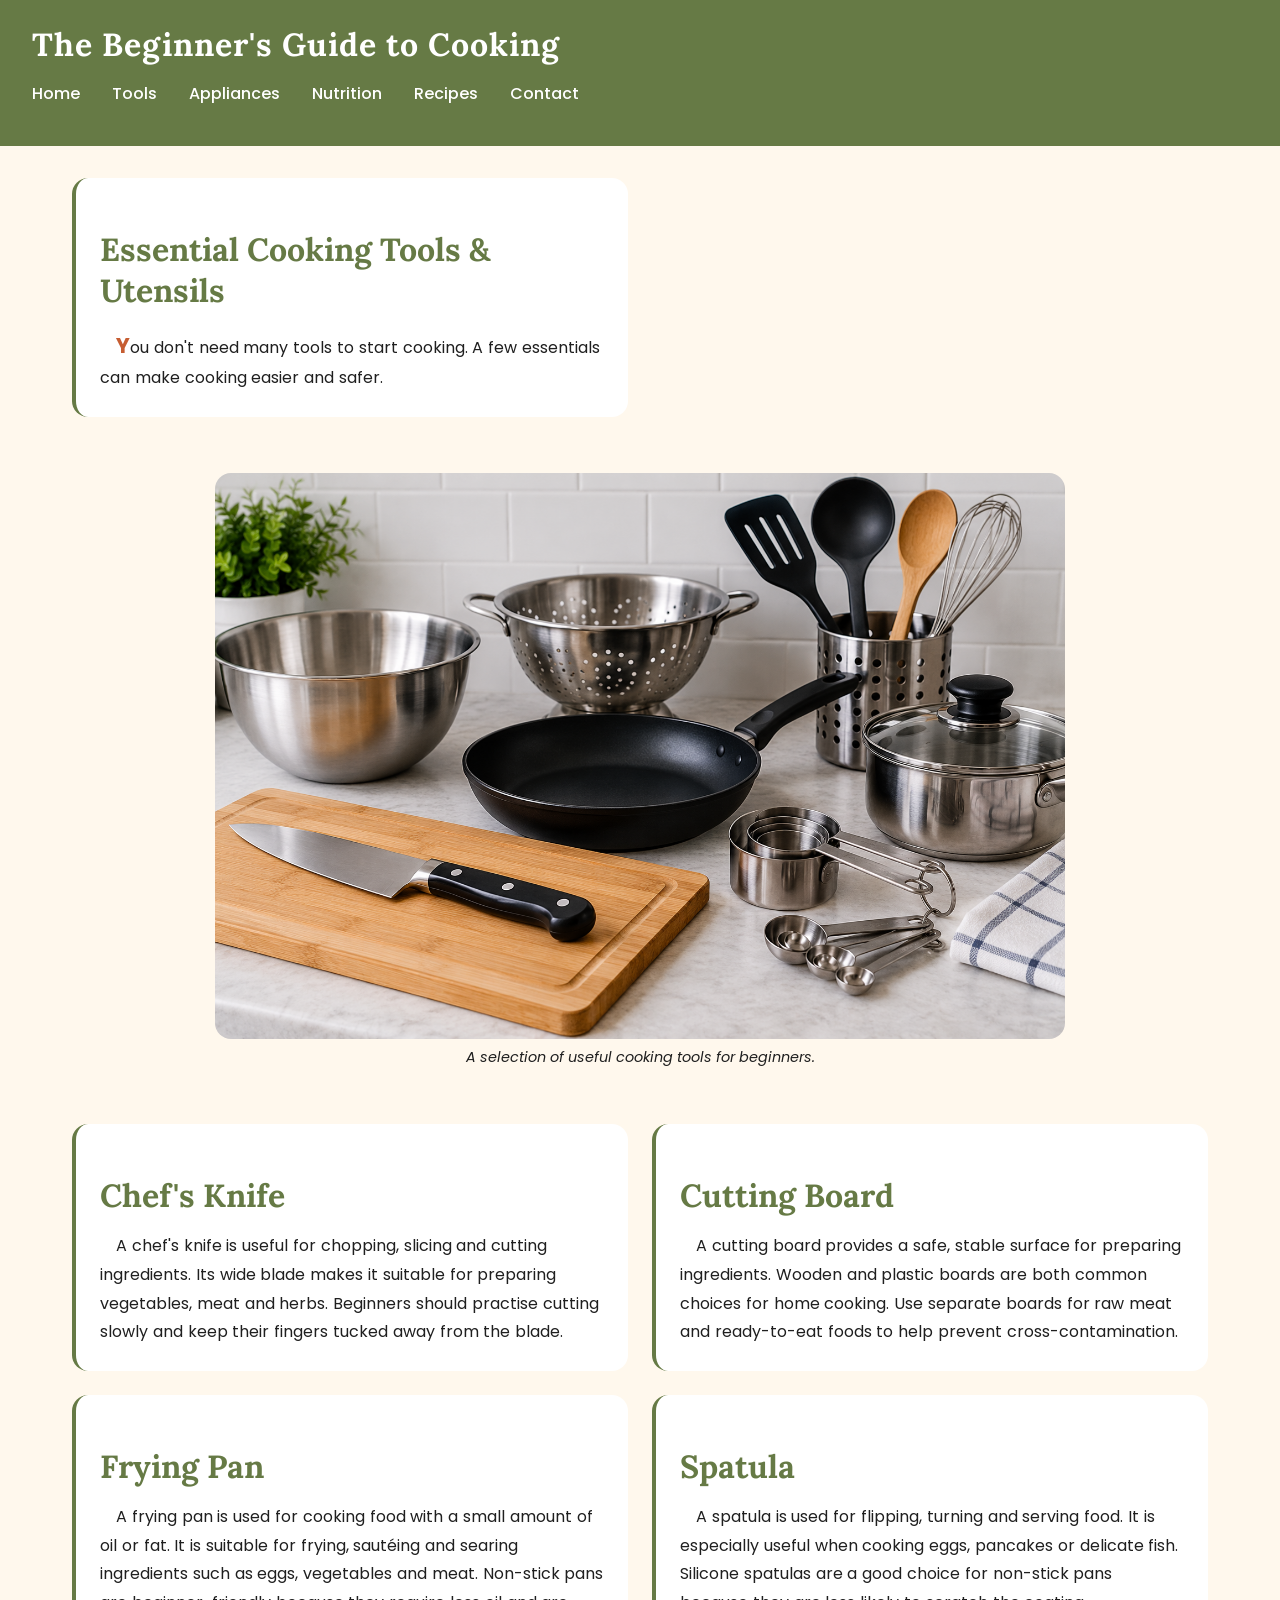
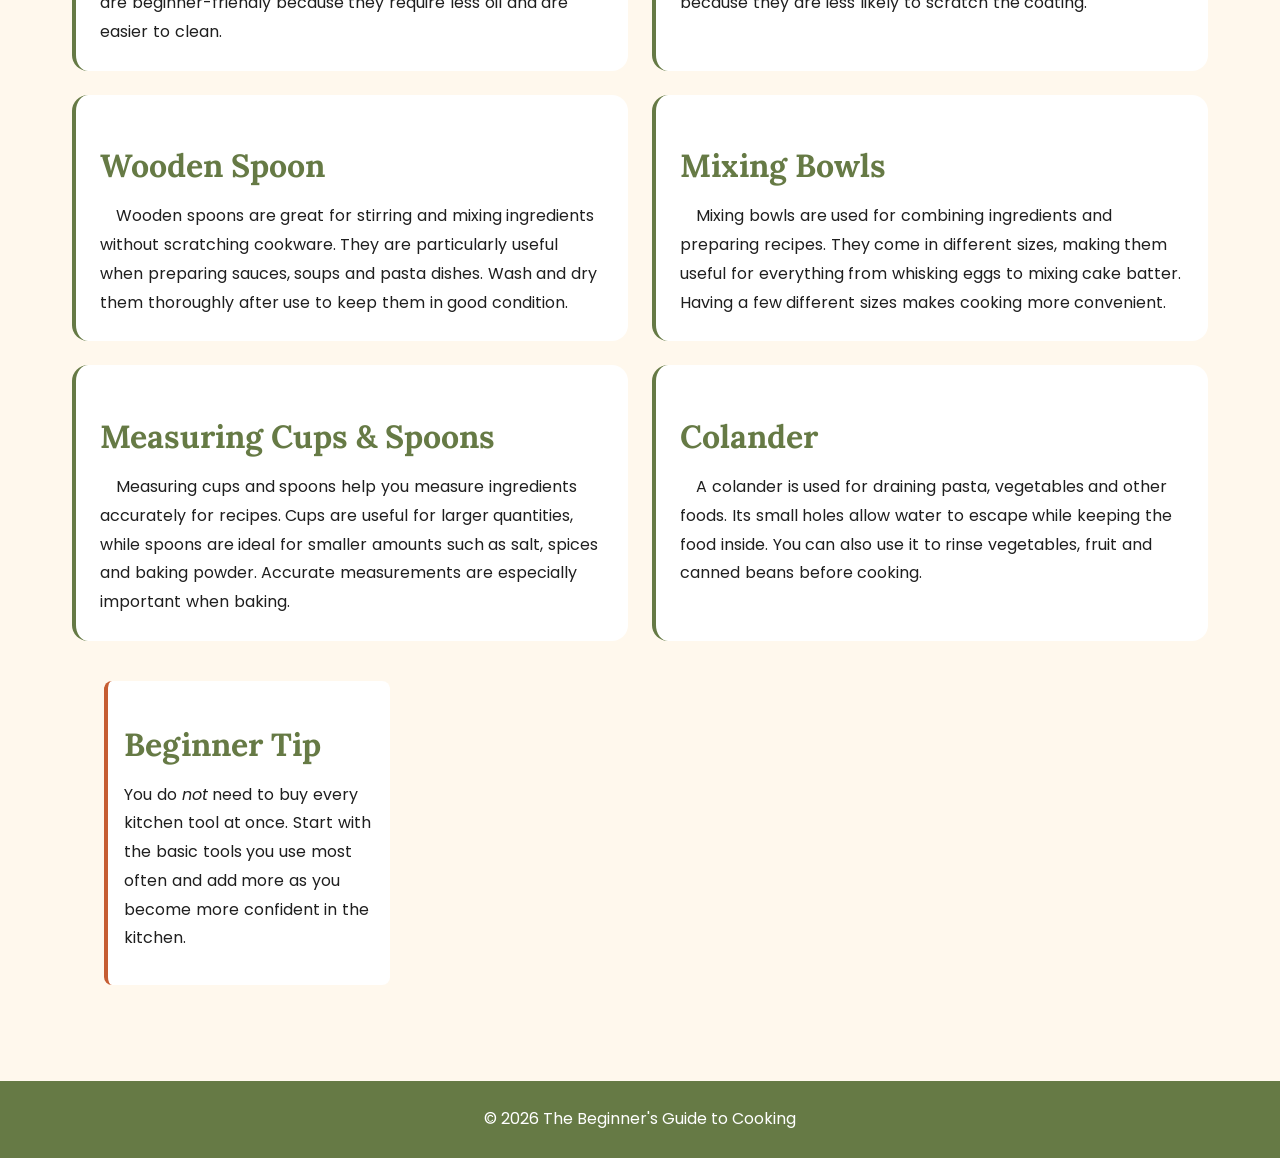
<file: assessment2324 (2)/tools.html>
<!DOCTYPE html>
<html lang="en">

<head>
	<meta charset="UTF-8">
	<meta name="viewport" content="width=device-width, initial-scale=1.0">
	<meta name="author" content="Christabel Agyeiwaa">
	<meta name="description" content="Learn about essential cooking tools and utensils that make cooking easier and safer for beginners.">
	<meta name="keywords" content="cooking, beginners, tools, utensils, kitchen">

	<title>Cooking Tools &amp; Utensils | The Beginner's Guide to Cooking</title>

	<link rel="stylesheet" type="text/css" href="css/style.css">
	<link rel="icon" type="image/png" href="img/cooking-logo.png">
</head>

<body>

</body>
<header>
	<h1>The Beginner's Guide to Cooking</h1>

	<nav>
		<ul>
			<li><a href="index.html">Home</a></li>
			<li><a href="tools.html">Tools</a></li>
			<li><a href="appliances.html">Appliances</a></li>
			<li><a href="nutrition.html">Nutrition</a></li>
			<li><a href="recipes.html">Recipes</a></li>
			<li><a href="contact.html">Contact</a></li>
		</ul>
	</nav>
</header>
<main class="tools-page tools-grid">
	<section>
		<h2>Essential Cooking Tools &amp; Utensils</h2>

		<p>
			You don't need many tools to start cooking.
			A few essentials can make cooking easier and safer.
		</p>
	</section>
	<figure>
	<img src="img/cooking-tools.png"
		alt="Essential cooking tools and utensils for beginner cooks"
		title="Essential Cooking Tools">

	<figcaption>
		A selection of useful cooking tools for beginners.
	</figcaption>
</figure>
    <section>
	<h2>Chef's Knife</h2>

	<p>
		A chef's knife is useful for chopping, slicing and cutting ingredients. 
		Its wide blade makes it suitable for preparing vegetables, meat and herbs.
	    Beginners should practise cutting slowly and keep their fingers tucked away from the blade.
	</p>
</section>
<section>
	<h2>Cutting Board</h2>

	<p>
		A cutting board provides a safe, stable surface for preparing ingredients.
		 Wooden and plastic boards are both common choices for home cooking.
		  Use separate boards for raw meat and ready-to-eat foods to help prevent cross-contamination.
	</p>
</section>
<section>
	<h2>Frying Pan</h2>

	<p>
		A frying pan is used for cooking food with a small amount of oil or fat.
		 It is suitable for frying, sautéing and searing ingredients such as eggs, vegetables and meat.
		  Non-stick pans are beginner-friendly because they require less oil and are easier to clean.		
	</p>
</section>
<section>
    <h2>Spatula</h2>

    <p>
       A spatula is used for flipping, turning and serving food. It is especially useful when cooking eggs, pancakes or delicate fish.
	    Silicone spatulas are a good choice for non-stick pans because they are less likely to scratch the coating.
    </p>        
</section>
<section>
    <h2>Wooden Spoon</h2>

    <p>
       Wooden spoons are great for stirring and mixing ingredients without scratching cookware. 
	   They are particularly useful when preparing sauces, soups and pasta dishes. Wash and dry 
	   them thoroughly after use to keep them in good condition.
    </p>
</section>
<section>
    <h2>Mixing Bowls</h2>

    <p>
        Mixing bowls are used for combining ingredients and preparing recipes.
		 They come in different sizes, making them useful for everything from whisking eggs to mixing cake batter.
		  Having a few different sizes makes cooking more convenient.
    </p>
</section>
<section>
    <h2>Measuring Cups &amp; Spoons</h2>

    <p>
        Measuring cups and spoons help you measure ingredients accurately for recipes. 
		Cups are useful for larger quantities, while spoons are ideal for smaller amounts such as salt, spices and baking powder.
		 Accurate measurements are especially important when baking.
    </p>
</section>
<section>
    <h2>Colander</h2>

    <p>
    A colander is used for draining pasta, vegetables and other foods. Its small holes allow water to escape while keeping the food inside. 
	You can also use it to rinse vegetables, fruit and canned beans before cooking.
    </p>          
</section>  
<aside>
	<h2>Beginner Tip</h2>
	<p>
		You do <em>not</em> need to buy every kitchen tool at once.
		Start with the basic tools you use most often and add more
		as you become more confident in the kitchen.
	</p>
</aside>    
</main>
</main>

<footer>
	<p>&copy; 2026 The Beginner's Guide to Cooking</p>
</footer>

</body>
</html>
</file>
<file: assessment2324 (2)/css/style.css>
@import url('https://fonts.googleapis.com/css2?family=Lora:wght@400;500;600;700&family=Poppins:wght@400;500;600;700&display=swap');
/* Website colours */

:root {
	--primary-color: #FFF8ED;
	--secondary-color: #667A45;
	--accent-color: #C65D32;
	--text-color: #1F1F1F;
	--background-color: #FFFFFF;
} 
/* General website styling */

body {
	background-color: var(--primary-color);
	color: var(--text-color);
	margin: 0;
}
body {
	font-family: 'Poppins', sans-serif;
}

h1, h2, h3 {
	font-family: 'Lora', serif;
}
/* Paragraph styling */

p {
	font-size: 1rem;
	line-height: 1.8;
	max-width: 65ch;
}
/* Image styling */

img {
	max-width: 100%;
	height: auto;
	display: block;
}
/* Main content styling */

main {
	max-width: 1200px;
	margin: 0 auto;
	padding: 2rem;
}
/* Header styling */

header {
	background-color: var(--secondary-color);
	color: white;
	padding: 1.5rem 2rem;
}

header h1 {
	margin: 0;
	font-size: 2rem;
	letter-spacing: 1px;
}
/* Navigation styling */

nav ul {
	list-style: none;
	display: flex;
	gap: 2rem;
	padding: 0;
	margin-top: 1rem;
}

nav a {
	color: white;
	text-decoration: none;
	font-weight: 500;
}
/* Navigation hover effects */

nav a:hover {
	color: var(--accent-color);
}

nav a:active {
	text-decoration: underline;
}
/* Heading styling */

h2 {
	font-size: 2rem;
	color: var(--secondary-color);
	margin-bottom: 1rem;
}

h3 {
	font-size: 1.4rem;
	color: var(--accent-color);
	margin-bottom: 0.5rem;
}
/* Section spacing */

main section {
	margin-bottom: 3rem;
}

main article {
	margin-bottom: 3rem;
}
/* Image and caption styling */

figure {
	margin: 1.5rem 0;
}

figure img {
	width: 100%;
	max-width: 600px;
	height: auto;
	border-radius: 12px;
}

figcaption {
	font-size: 0.9rem;
	color: var(--text-color);
	margin-top: 0.5rem;
	font-style: italic;
}
/* Footer styling */

footer {
	background-color: var(--secondary-color);
	color: white;
	text-align: center;
	padding: 1.5rem;
	margin-top: 3rem;
}

footer p {
	margin: 0 auto;
}
/* Contact form styling */

form label,
form input,
form textarea {
	display: block;
	margin-bottom: 0.75rem;
}

form input,
form textarea {
	padding: 0.75rem;
	max-width: 100%;
	box-sizing: border-box;
}

form textarea {
	width: 100%;
	max-width: 500px;
	min-height: 150px;
}
/* Contact input widths */

#name {
	width: 250px;
}

#email {
	width: 350px;
}
/* Contact button styling */

input[type="submit"] {
	background-color: var(--accent-color);
	color: white;
	border: none;
	border-radius: 8px;
	padding: 0.75rem 1.5rem;
	font-family: 'Poppins', sans-serif;
	font-weight: 600;
	cursor: pointer;
}

input[type="submit"]:hover {
	background-color: var(--secondary-color);
}
/* Nutrition table styling */

table {
	width: 100%;
	border-collapse: collapse;
	margin-top: 1.5rem;
}

th, td {
	padding: 1rem;
	text-align: left;
	border-width: 1px;
	border-style: solid;
	border-color: var(--secondary-color);
}

th {
	background-color: var(--secondary-color);
	color: white;
}
/* Alternating nutrition table row colours */

tr:nth-child(even) {
    background-color: #CFF;
}

tr:nth-child(odd) {
    background-color: #FFF;
}
/* Alternating table row colours */

tr:nth-child(even) {
	background-color: #CFF;
}

tr:nth-child(odd) {
	background-color: #FFF;
}
/* Recipe heading styling */

main article h3,
main section h3 {
	text-transform: uppercase;
	letter-spacing: 1px;
}
/* Paragraph indentation */

main section p {
	text-indent: 1em;
}
/* Word spacing */

main p {
	word-spacing: 0.05em;
}

/* First letter styling */

main > section:first-child > p:first-of-type::first-letter,
main > p:first-of-type::first-letter {
    font-size: 1.3em;
    font-weight: bold;
    color: var(--accent-color);
}
/* Header positioning */

header {
    position: relative;
}
/* Cookie message */

.cookie-message {
    position: relative;
    z-index: 9999;
    background-color: var(--secondary-color);
    color: white;
    padding: 1rem;
    border-radius: 8px;
    max-width: 500px;
    margin: 2rem auto;
}
/* Mobile screen styling */

@media (max-width: 768px) {
    nav ul {
        flex-direction: column;
        gap: 0.75rem;
    }

    main {
        padding: 1rem;
    }
}
    /* Desktop screen styling */

@media (min-width: 769px) {
    nav ul {
        flex-direction: row;
    }

    main {
        padding: 2rem;
    }
}
/* Beginner tip styling */

@media (min-width: 769px) {
    main aside:not(.cookie-message) {
        float: right;
        width: 250px;
        margin: 1rem 0 1rem 2rem;
        padding: 1rem;
        background-color: white;
        border-left: 4px solid var(--accent-color);
        border-radius: 8px;
    }
}
/* Footer layout */

body {
    min-height: 100vh;
    display: flex;
    flex-direction: column;
}

main {
    flex: 1;
    width: 100%;
    box-sizing: border-box;
}
/* Mobile beginner tip styling */

@media (max-width: 768px) {
    main aside:not(.cookie-message) {
        float: none;
        width: auto;
        padding: 1rem;
        margin: 1rem 0;
        background-color: white;
        border-left: 4px solid var(--accent-color);
        border-radius: 8px;
    }
}
/* Mobile contact form styling */

@media (max-width: 768px) {
    #name,
    #email,
    form textarea {
        width: 100%;
        max-width: 100%;
    }
}
/* Mobile nutrition table styling */

@media (max-width: 768px) {
    th, td {
        padding: 0.5rem;
        font-size: 0.85rem;
        overflow-wrap: anywhere;
    }
}
/* Mobile cookie message styling */

@media (max-width: 768px) {
    .cookie-message {
        left: 1rem;
        right: 1rem;
        max-width: none;
    }
}
/* Home page hero button */

.hero-button {
    display: inline-block;
    background-color: var(--secondary-color);
    color: white;
    padding: 1rem 2rem;
    border-radius: 50px;
    text-decoration: none;
    font-weight: 600;
}

.hero-button:hover {
    background-color: var(--accent-color);
}
/* Home page hero layout */

@media (min-width: 769px) {
    .home-hero {
        display: grid;
        grid-template-columns: 1fr 1fr;
        gap: 2rem;
        align-items: center;
    }
}
/* Home page hero heading */

.home-hero h2 {
    font-size: 3.5rem;
    line-height: 1.2;
    margin-bottom: 1rem;
}
/* Home page hero background */

.home-hero {
    background-color: #F5EBDD;
    padding: 2rem;
    border-radius: 20px;
}
/* Home page hero image */

.home-hero figure {
    margin: 0;
}

.home-hero figure img {
    width: 100%;
    max-width: none;
    border-radius: 16px;
}
/* Home page recipe card layout */

@media (min-width: 769px) {
    .home-recipes {
        display: grid;
        grid-template-columns: repeat(5, 1fr);
        gap: 1rem;
    }

    .home-recipes > h2,
    .home-recipes > p {
        grid-column: 1 / -1;
    }
}
/* Home page recipe card images */

.recipe-card img {
    width: 100%;
    height: 180px;
    object-fit: cover;
    border-radius: 12px;
}
/* Home page recipe section spacing */

.home-recipes {
    row-gap: 0.75rem;
}

.home-recipes h2,
.home-recipes > p {
    margin: 0;
}

.home-recipes .recipe-card {
    margin-bottom: 0;
}
/* Home page recipe card labels */

.recipe-card figcaption {
    background-color: white;
    color: var(--text-color);
    font-style: normal;
    font-weight: 600;
    text-align: center;
    padding: 0.5rem;
    border-radius: 20px;
    margin-top: 0.5rem;
}

.recipe-card a {
    text-decoration: none;
}
/* Recipe labels on images */

.recipe-card figure {
    position: relative;
    margin: 0;
}

.recipe-card figcaption {
    position: absolute;
    bottom: 0.75rem;
    left: 50%;
    transform: translateX(-50%);
    margin: 0;
    white-space: nowrap;
    font-size: 0.8rem;
    padding: 0.5rem 0.75rem;
}
/* Home recipe section heading */

.home-recipes > h2,
.home-recipes > p {
    text-align: center;
    max-width: none;
}
/* Home page kitchen section */

.home-kitchen figure {
    margin: 1.5rem 0;
}

.home-kitchen figure img {
    width: 100%;
    max-width: none;
    height: 300px;
    object-fit: cover;
    border-radius: 16px;
}
/* Kitchen banner on mobile */

@media (max-width: 768px) {
    .home-kitchen figure img {
        height: 200px;
    }
}
/* Kitchen image on desktop */

@media (min-width: 769px) {
    .home-kitchen figure img {
        height: auto;
        object-fit: contain;
    }
}
.kitchen-links {
    display: flex;
    gap: 1rem;
    flex-wrap: wrap;
    margin-top: 1.5rem;
}

.kitchen-links a {
    display: inline-block;
    background-color: var(--secondary-color);
    color: white;
    padding: 0.9rem 1.5rem;
    border-radius: 30px;
    text-decoration: none;
    font-weight: 600;
}

.kitchen-links a:hover {
    background-color: var(--accent-color);
}

/* Keep kitchen button text visible */

.kitchen-links a:visited,
.kitchen-links a:active {
    color: white;
}
/* Centre the kitchen section heading */

.home-kitchen > h2,
.home-kitchen > p {
    text-align: center;
    max-width: none;
}
/* Recipe cards on mobile */

@media (max-width: 768px) {
    .home-recipes {
        display: grid;
        grid-template-columns: repeat(2, 1fr);
        gap: 1rem;
    }

    .home-recipes > h2,
    .home-recipes > p {
        grid-column: 1 / -1;
    }
}
/* Recipe labels on mobile */

@media (max-width: 768px) {
    .recipe-card figcaption {
        white-space: normal;
        width: 80%;
        box-sizing: border-box;
        font-size: 0.7rem;
        line-height: 1.3;
    }
}
/* Home hero on mobile */

@media (max-width: 768px) {
    .home-hero h2 {
        font-size: 2.2rem;
        line-height: 1.2;
    }

    .home-hero {
        padding: 1.5rem;
    }
}
/* Home hero image on mobile */

@media (max-width: 768px) {
    .home-hero figure {
        margin-top: 1.5rem;
    }

    .home-hero figure img {
        width: 100%;
        height: 250px;
        object-fit: cover;
    }
}
/* Mobile navigation menu */

@media (max-width: 768px) {
    nav ul {
        align-items: center;
        gap: 1rem;
    }

    nav a {
        text-align: center;
    }
}
/* Mobile website header */

@media (max-width: 768px) {
    header h1 {
        text-align: center;
        font-size: 1.6rem;
        line-height: 1.3;
    }
}
/* Kitchen buttons on mobile */

@media (max-width: 768px) {
    .kitchen-links {
        flex-direction: column;
        align-items: center;
    }

    .kitchen-links a {
        text-align: center;
        width: 100%;
        max-width: 300px;
        box-sizing: border-box;
    }
}
/* Centre the fifth recipe card on mobile */

@media (max-width: 768px) {
    .home-recipes .recipe-card:last-child {
        grid-column: 1 / -1;
        width: calc(50% - 0.5rem);
        justify-self: center;
    }
}
/* Recipe card hover effect */

.recipe-card img {
    transition: transform 0.3s ease;
}

.recipe-card:hover img {
    transform: scale(1.03);
}
/* Cooking Tools page introduction */

.tools-page > h2,
.tools-page > p {
    text-align: center;
    max-width: none;
}
/* Cooking Tools page image */

.tools-page > figure {
    max-width: 850px;
    margin: 2rem auto;
}

.tools-page > figure img {
    width: 100%;
    max-width: none;
    border-radius: 16px;
}

.tools-page > figure figcaption {
    text-align: center;
}
/* Cooking Tools cards */

.tools-page section {
    background-color: white;
    padding: 1.5rem;
    border-radius: 16px;
    margin-bottom: 1.5rem;
    border-left: 4px solid var(--secondary-color);
}
.tools-page > section h3 {
    margin-top: 0;
}

.tools-page > section p {
    margin-bottom: 0;
}
/* Cooking Tools: two columns on desktop */

@media (min-width: 769px) {
    .tools-page.tools-grid {
        display: grid;
        grid-template-columns: repeat(2, minmax(0, 1fr));
        gap: 1.5rem;
    }

    .tools-page.tools-grid > h2,
    .tools-page.tools-grid > p,
    .tools-page.tools-grid > figure,
    .tools-page.tools-grid > aside {
        grid-column: 1 / -1;
    }

    .tools-page.tools-grid > section {
        margin-bottom: 0;
    }
}
/* Cooking Tools cards on mobile */

@media (max-width: 768px) {
    .tools-page.tools-grid {
        display: block;
    }

    .tools-page section {
        padding: 1rem;
        margin-bottom: 1rem;
    }
}
/* Kitchen Appliances page introduction */

.appliances-page > h2,
.appliances-page > p {
    text-align: center;
    max-width: none;
}
/* Kitchen Appliances description cards */

.appliances-page section {
    background-color: white;
    padding: 1.5rem;
    border-radius: 16px;
    margin-bottom: 1.5rem;
    border-left: 4px solid var(--secondary-color);
}

.appliances-page section h2 {
    margin-top: 0;
}
/* Kitchen Appliances desktop grid */

@media (min-width: 769px) {
    .appliances-page.appliances-grid {
        display: grid;
        grid-template-columns: repeat(2, minmax(0, 1fr));
        gap: 1.5rem;
        align-content: start;
    }

    .appliances-grid > h2,
    .appliances-grid > p,
    .appliances-grid > figure {
        grid-column: 1 / -1;
    }

    .appliances-grid > section {
        margin-bottom: 0;
    }
}
/* Kitchen Appliances page image */

.appliances-page > figure {
    max-width: 850px;
    width: 100%;
    margin: 2rem auto;
}

.appliances-page > figure img {
    width: 100%;
    max-width: none;
    height: auto;
    border-radius: 16px;
}

.appliances-page > figure figcaption {
    text-align: center;
}
/* Kitchen Appliances cards on mobile */

@media (max-width: 768px) {
    .appliances-page.appliances-grid {
        display: block;
    }

    .appliances-page section {
        padding: 1rem;
        margin-bottom: 1rem;
    }
}
/* Nutrition page introduction */

.nutrition-page > h2,
.nutrition-page > p {
    text-align: center;
    max-width: none;
}
/* Nutrition information cards */

.nutrition-page section {
    background-color: white;
    padding: 1.5rem;
    border-radius: 16px;
    margin-bottom: 1.5rem;
    border-left: 4px solid var(--secondary-color);
}

.nutrition-page section h2,
.nutrition-page section h3 {
    margin-top: 0;
}
/* Nutrition desktop layout */

@media (min-width: 769px) {
    .nutrition-page.nutrition-grid {
        display: grid;
        grid-template-columns: repeat(2, minmax(0, 1fr));
        gap: 1.5rem;
        align-content: start;
    }

    .nutrition-grid > h2,
    .nutrition-grid > p,
    .nutrition-grid > figure,
    .nutrition-grid > table {
        grid-column: 1 / -1;
    }

    .nutrition-grid > section {
        margin-bottom: 0;
    }
}
/* Nutrition page image */

.nutrition-page > figure {
    width: 100%;
    max-width: 850px;
    margin: 2rem auto;
}

.nutrition-page > figure img {
    width: 100%;
    max-width: none;
    height: auto;
    border-radius: 16px;
}

.nutrition-page > figure figcaption {
    text-align: center;
}
/* Nutrition cards on mobile */

@media (max-width: 768px) {
    .nutrition-page.nutrition-grid {
        display: block;
    }

    .nutrition-page section {
        padding: 1rem;
        margin-bottom: 1rem;
    }
}
/* Recipes page introduction */

.recipes-page > h2,
.recipes-page > p {
    text-align: center;
    max-width: none;
}
/* Recipe page cards */

.recipes-page > article,
.recipes-page > section {
    background-color: white;
    padding: 1.5rem;
    border-radius: 16px;
    margin-bottom: 2rem;
    border-left: 4px solid var(--secondary-color);
}
/* Recipes page images */

.recipes-page figure {
    max-width: 700px;
    margin: 1.5rem auto;
}

.recipes-page figure img {
    width: 100%;
    max-width: none;
    height: auto;
    border-radius: 12px;
}

.recipes-page figcaption {
    text-align: center;
}
/* Recipe ingredients and instructions */

.recipes-page li {
    line-height: 1.8;
    margin-bottom: 0.5rem;
}

.recipes-page h3 {
    margin-top: 1.5rem;
    margin-bottom: 0.75rem;
}
/* Recipe cards on mobile */

@media (max-width: 768px) {
    .recipes-page > article,
    .recipes-page > section {
        padding: 1rem;
        margin-bottom: 1.5rem;
    }

    .recipes-page figure {
        width: 100%;
        margin: 1rem auto;
    }
}
/* Contact page introduction */

.contact-page > h2,
.contact-page > p {
    text-align: center;
    max-width: none;
}
/* Contact form card */

.contact-page form {
    background-color: white;
    padding: 2rem;
    border-radius: 16px;
    border-left: 4px solid var(--secondary-color);
    max-width: 650px;
    margin: 2rem auto;
}
/* Contact form input fields */

.contact-page input[type="text"],
.contact-page input[type="email"],
.contact-page textarea {
    width: 100%;
    max-width: 100%;
    padding: 0.75rem;
    border: 1px solid var(--secondary-color);
    border-radius: 8px;
    box-sizing: border-box;
}
/* Contact form focus effect */

.contact-page input:focus,
.contact-page textarea:focus {
    outline: 2px solid var(--accent-color);
    outline-offset: 2px;
}
/* Contact form on mobile */

@media (max-width: 768px) {
    .contact-page form {
        padding: 1rem;
        margin: 1rem auto;
    }

    .contact-page #name,
    .contact-page #email,
    .contact-page textarea {
        width: 100%;
        max-width: 100%;
        box-sizing: border-box;
    }
}
</file>
